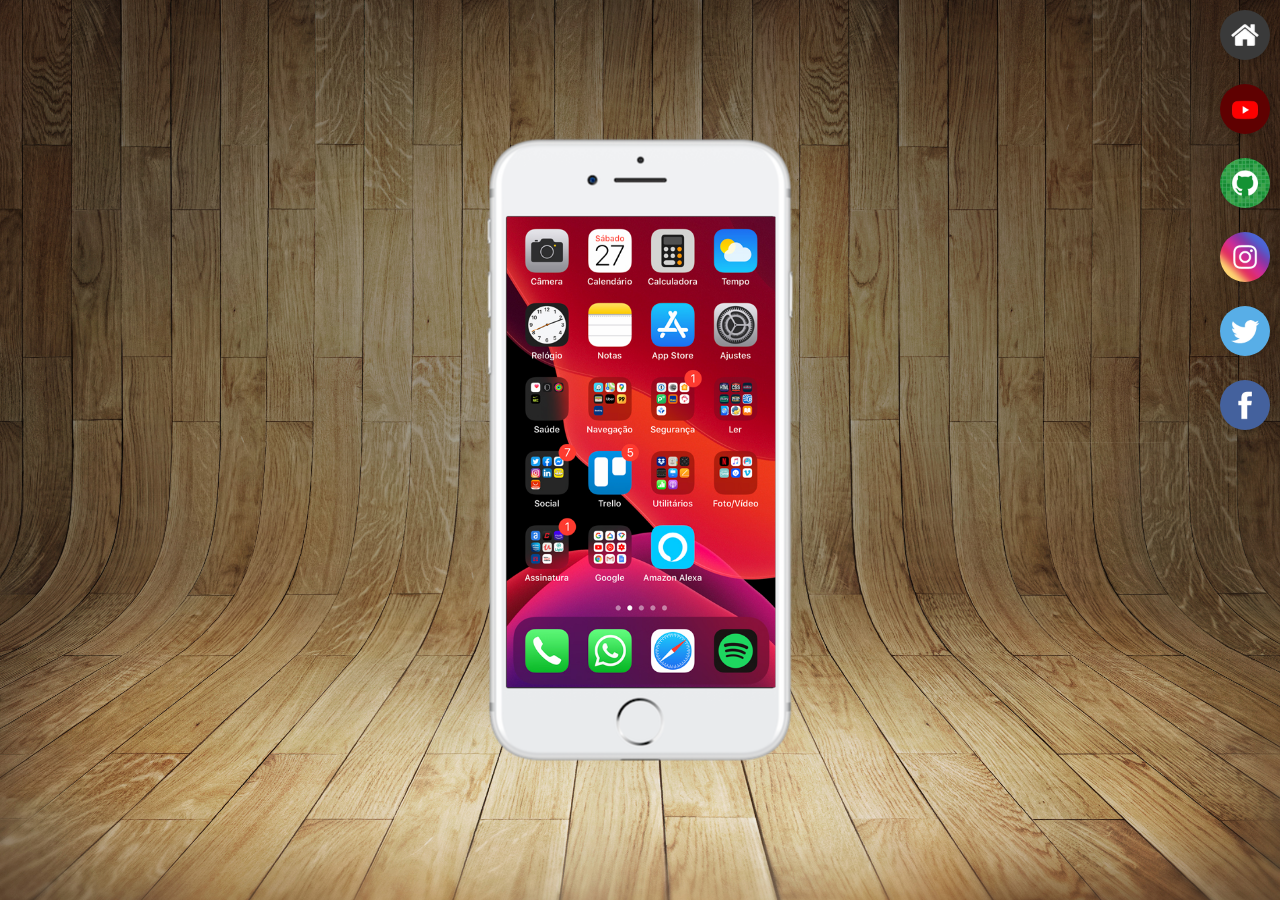
<file: index.html>
<!DOCTYPE html>
<html lang="pt-BR">
<head>
    <meta charset="UTF-8">
    <meta name="viewport" content="width=device-width, initial-scale=1.0">
    <link rel="shortcut icon" href="favicon.ico" type="image/x-icon">
    <title>Projeto Redes Sociais</title>
    <link rel="stylesheet" href="estilos/style.css">
</head>
<body>
    <main>
        <section id="telefone">
            <iframe src="home.html" name="tela" id="tela" frameborder="0"></iframe>
        </section>
        <section id="redes-sociais">
            <a href="home.html" target="tela"> <img src="imagens/logo-home.jpg" alt=""></a> <br>
            <a href="youtube.html" target="tela"><img src="imagens/logo-youtube.jpg" alt=""></a> <br>
            <a href="github.html" target="tela"><img src="imagens/logo-github.jpg" alt=""></a> <br>
            <a href="instagram.html" target="tela"><img src="imagens/logo-instagram.jpg" alt=""></a> <br>
            <a href="twitter.html" target="tela"><img src="imagens/logo-twitter.jpg" alt=""></a> <br>
            <a href="facebook.html" target="tela"><img src="imagens/logo-facebook.jpg" alt=""></a>
        </section>
    </main>
</body>
</html>
</file>
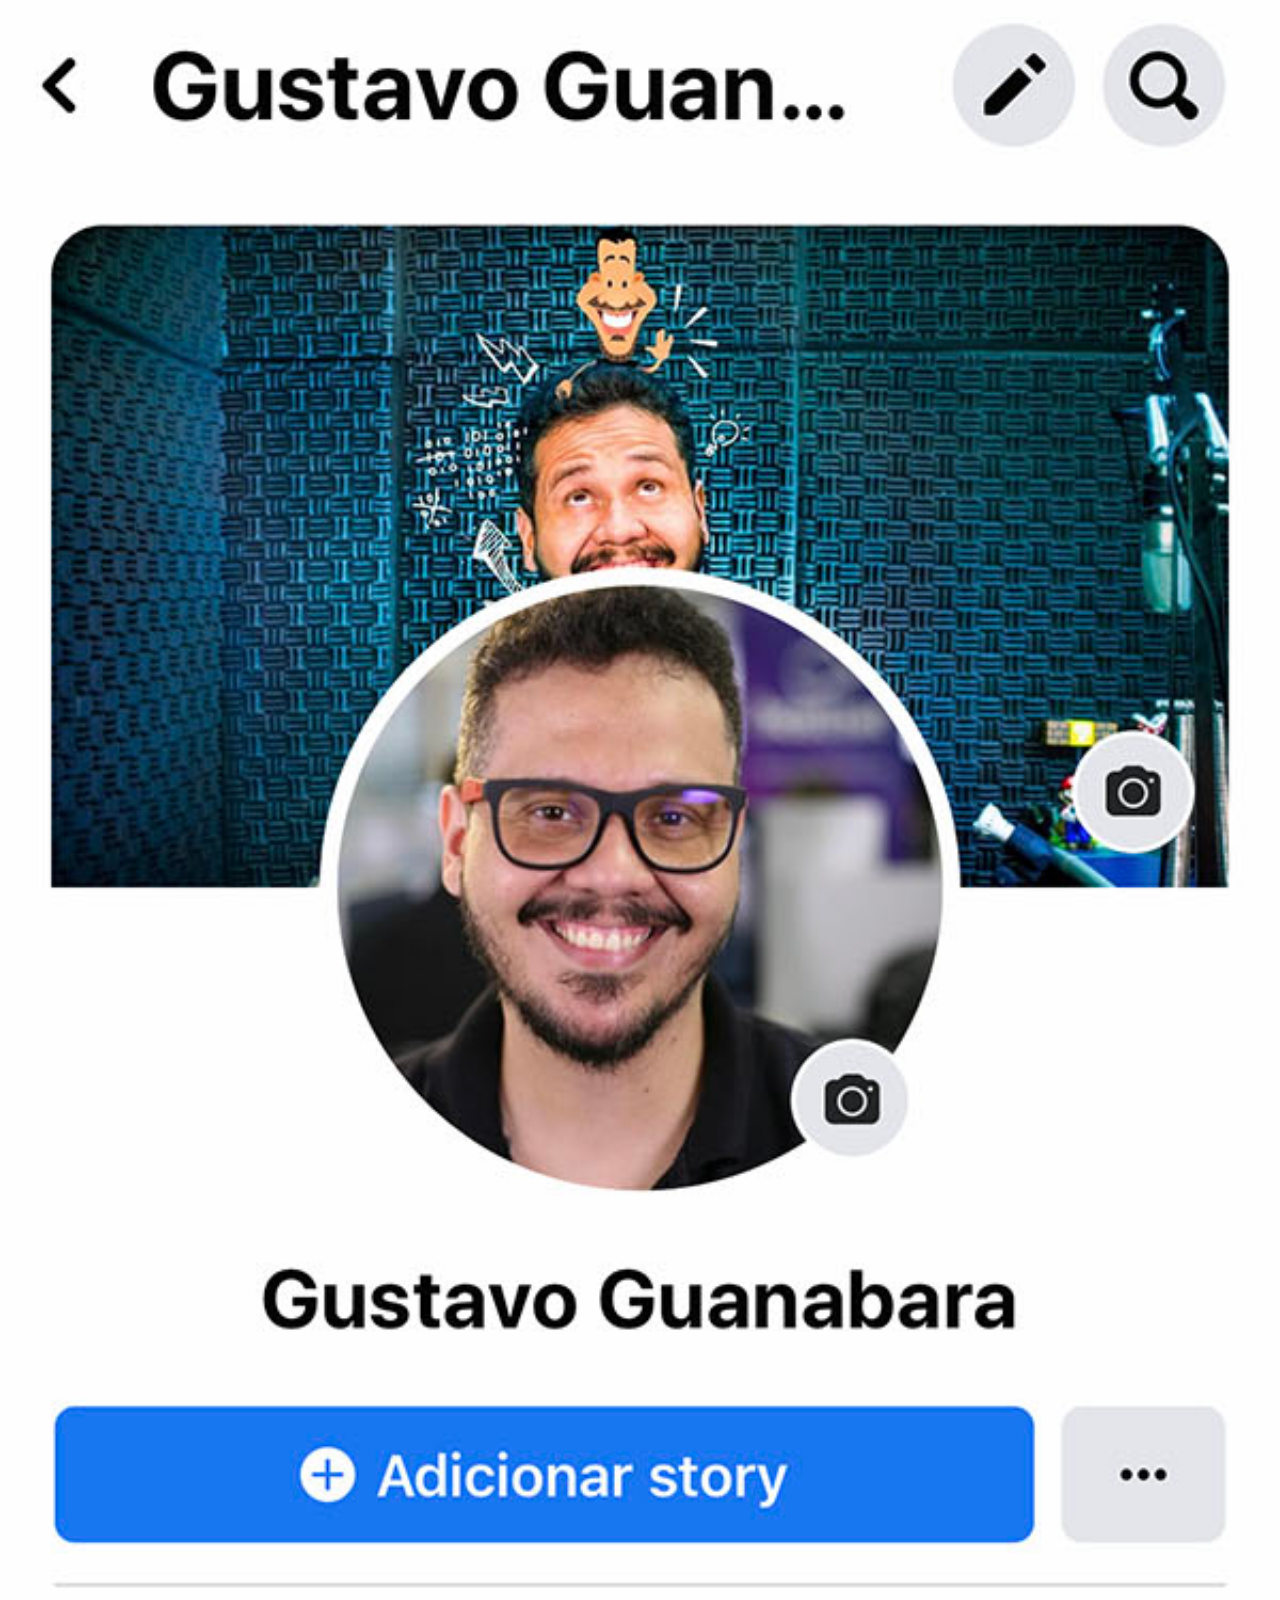
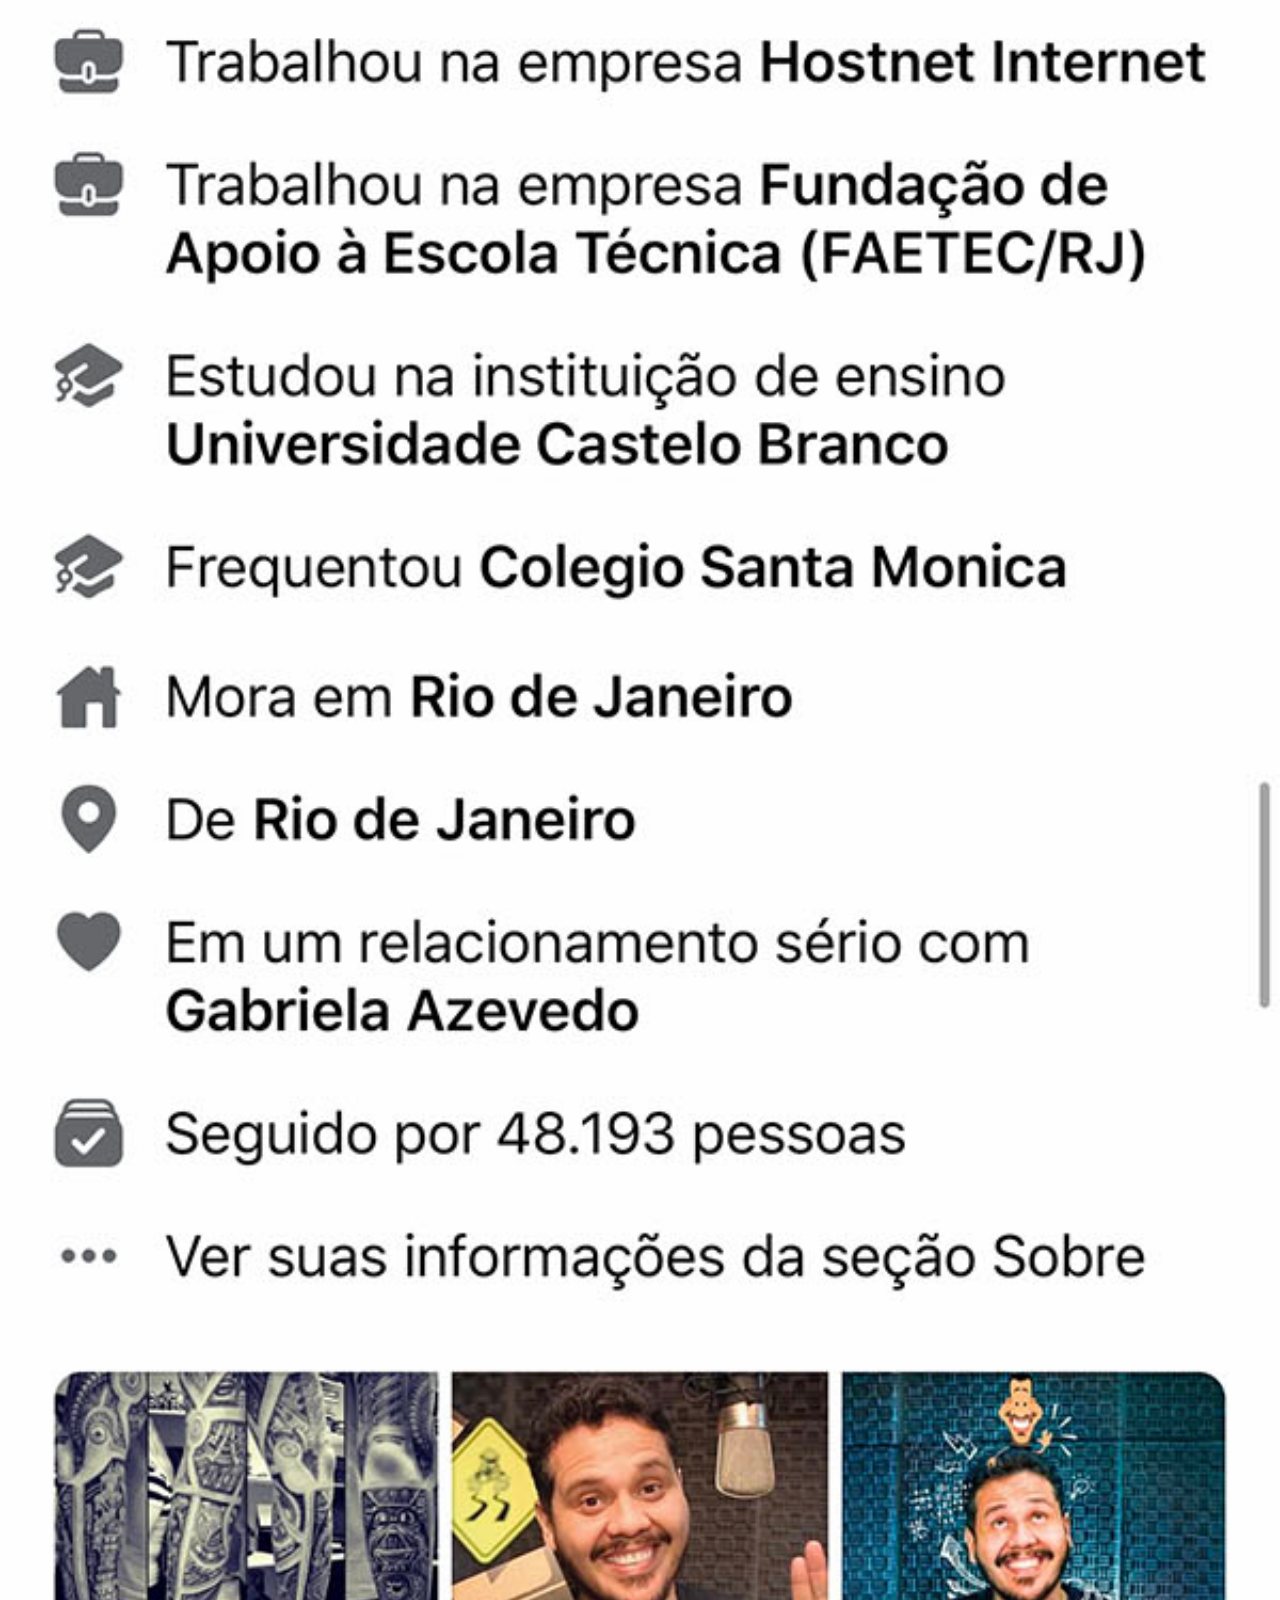
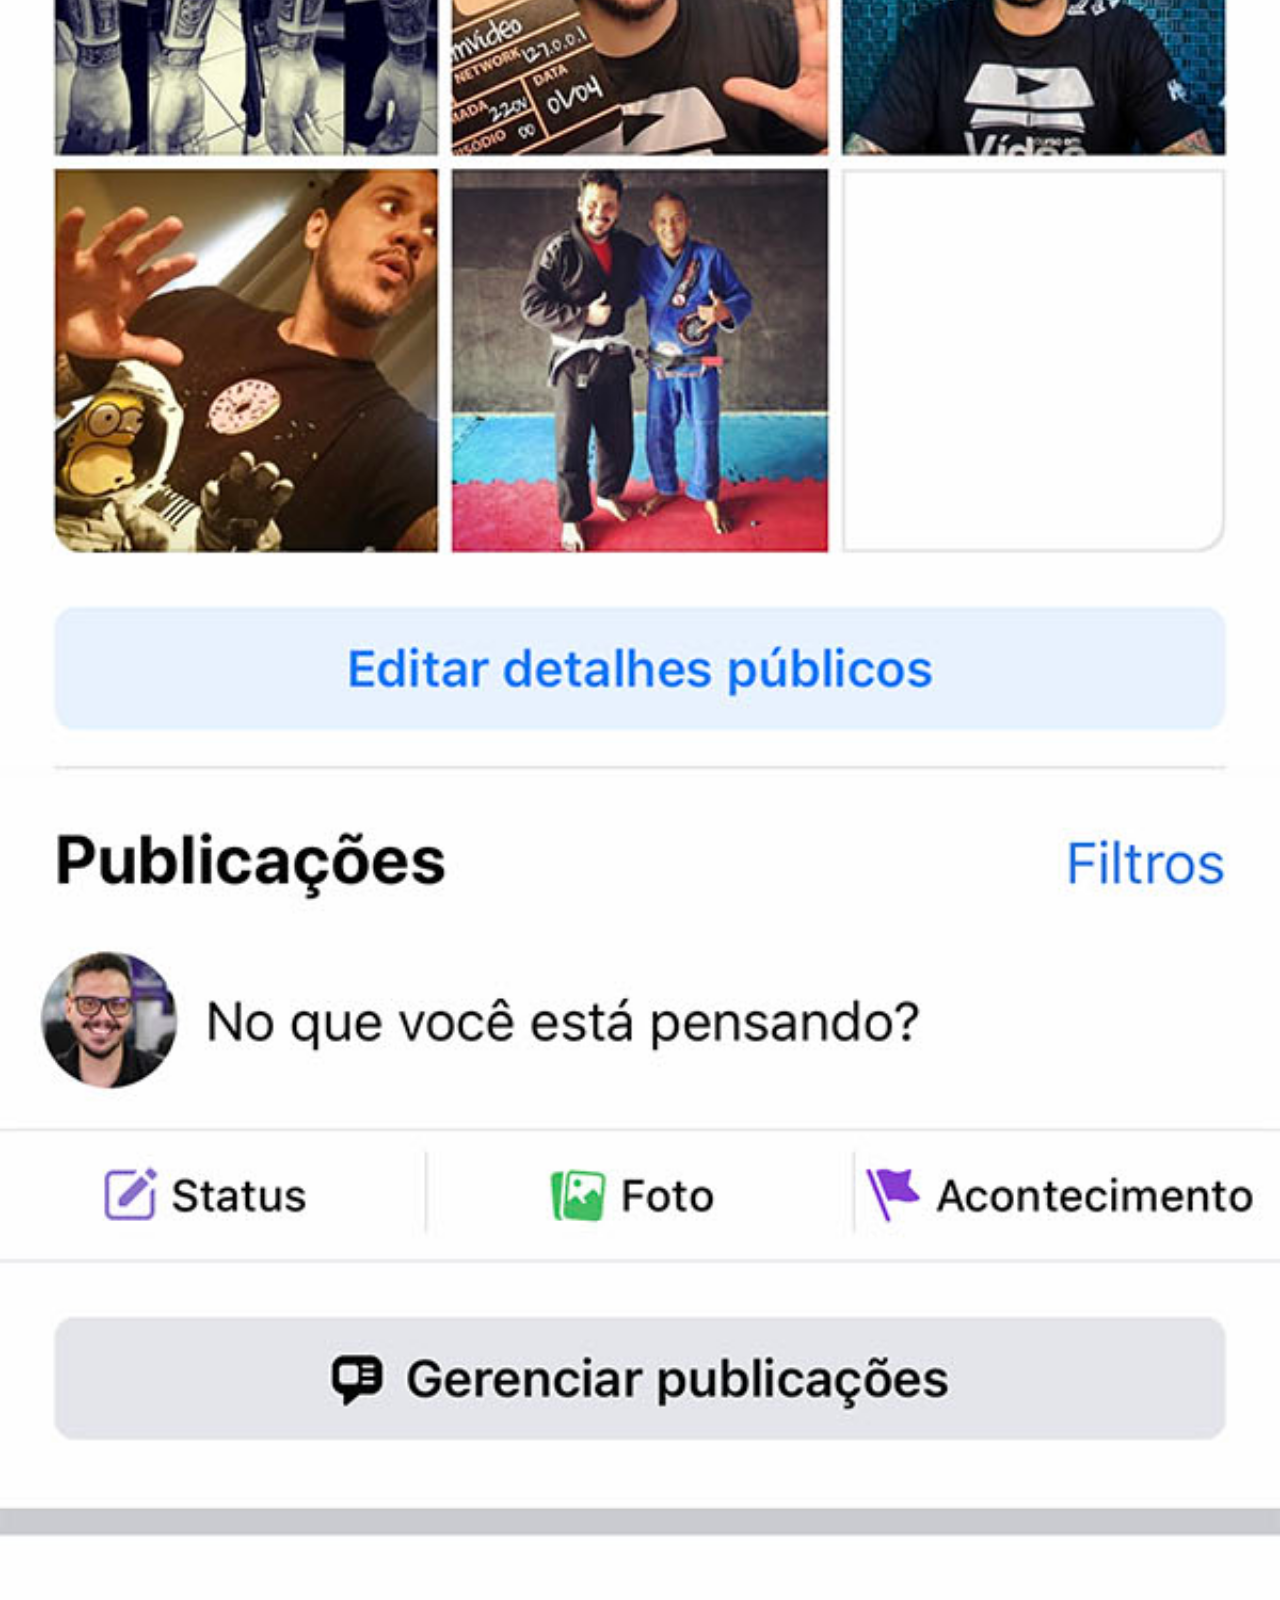
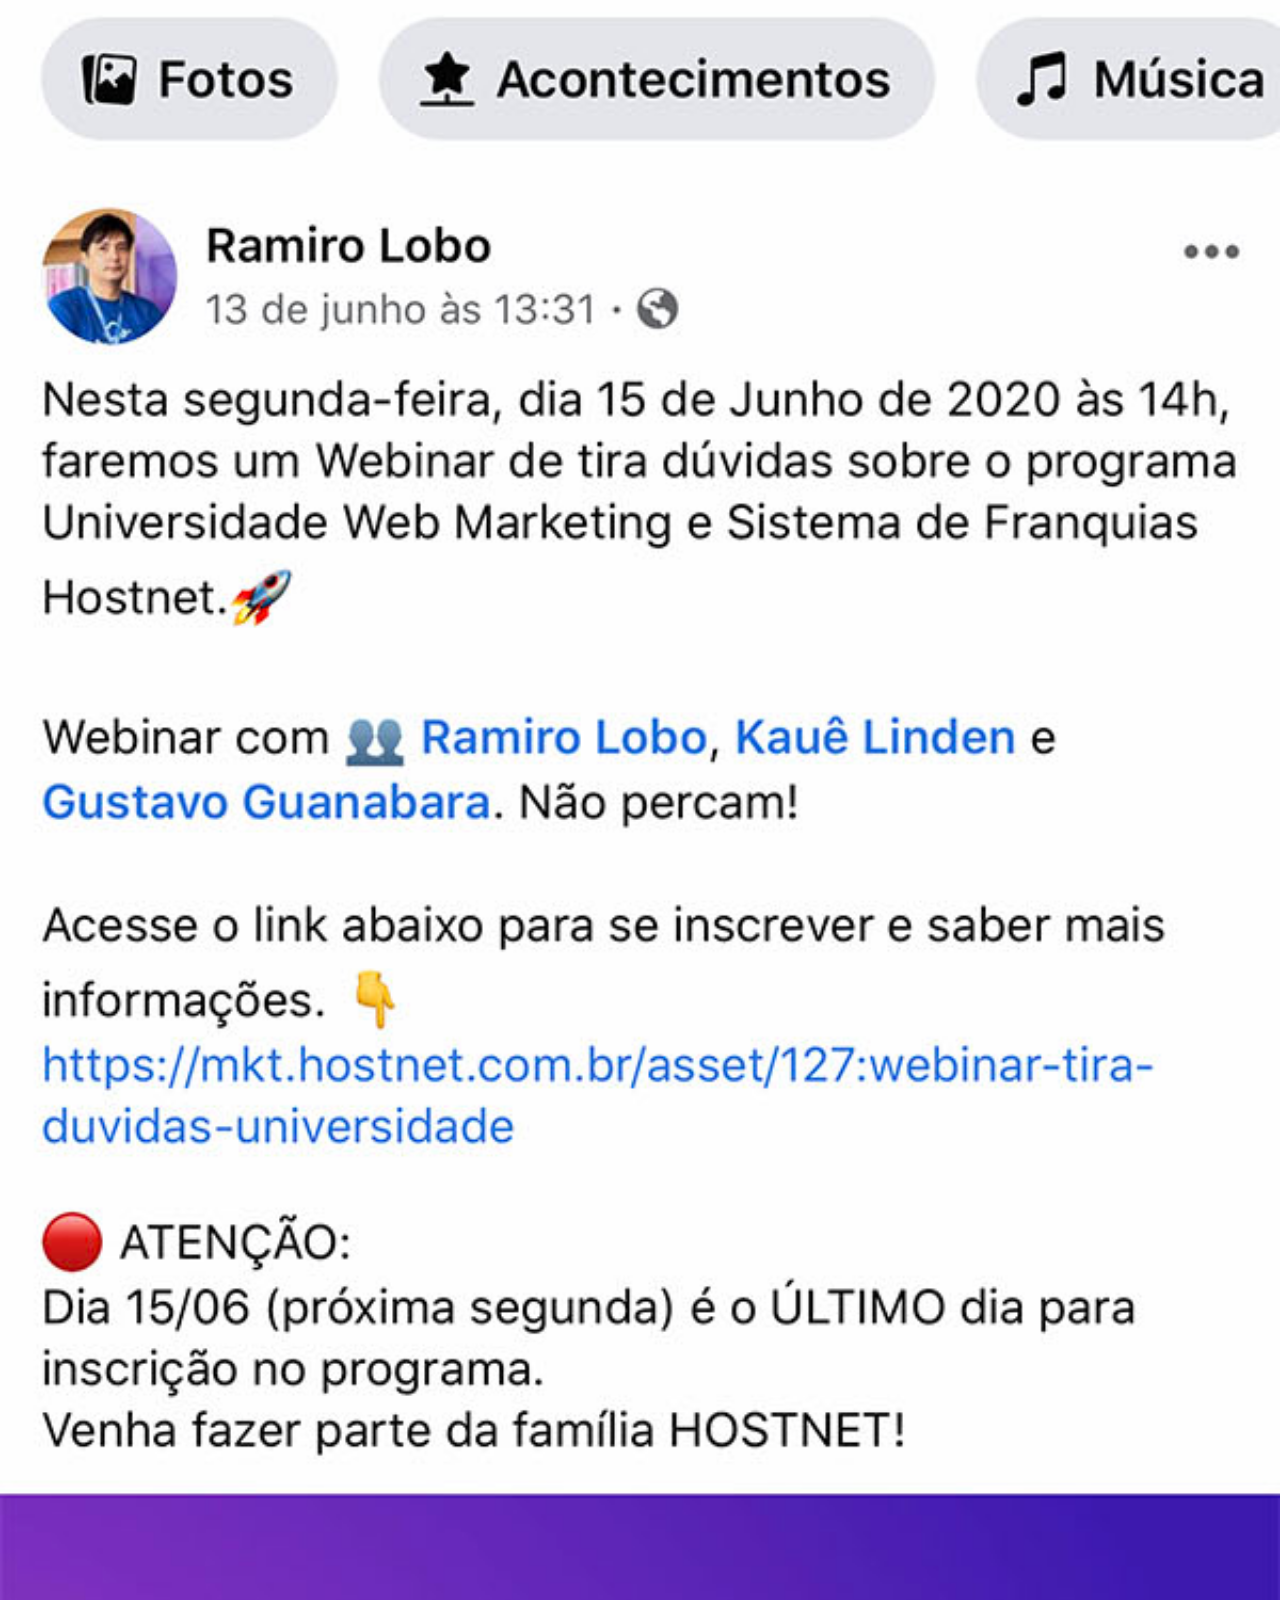
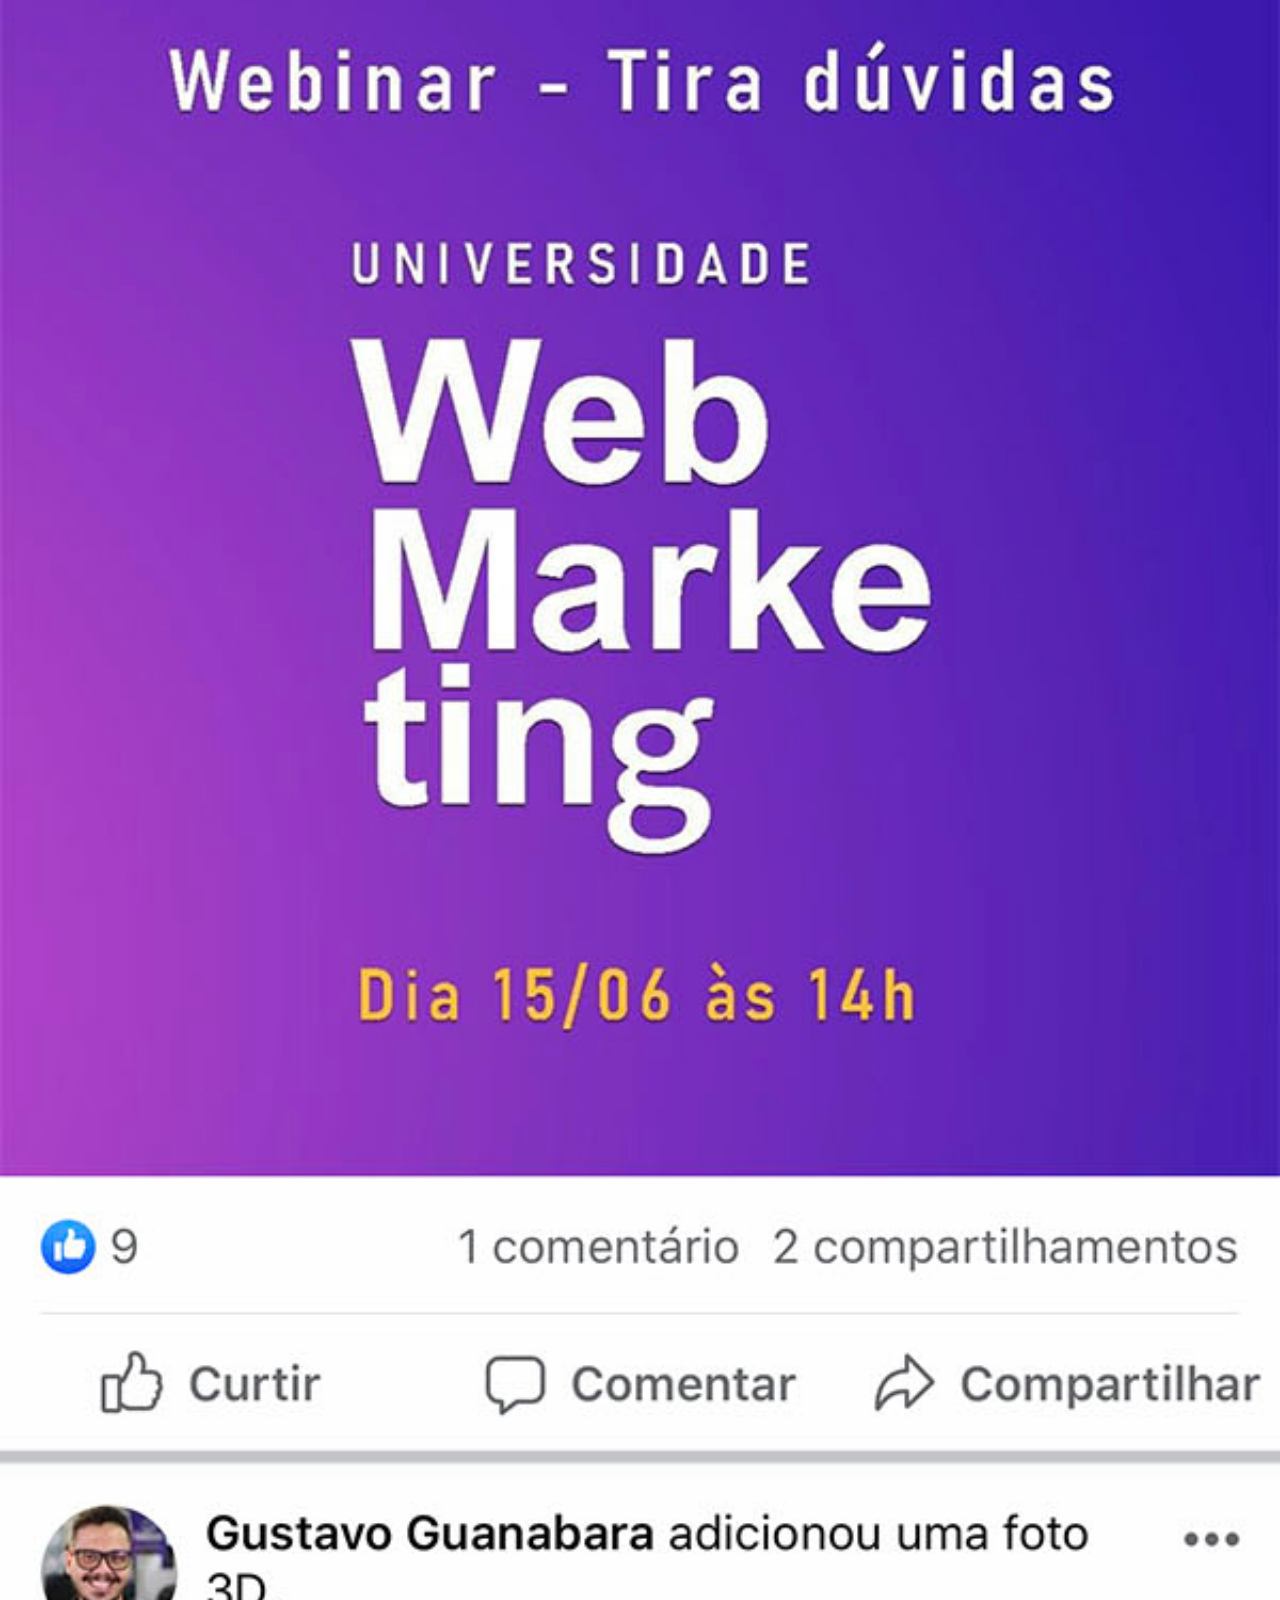
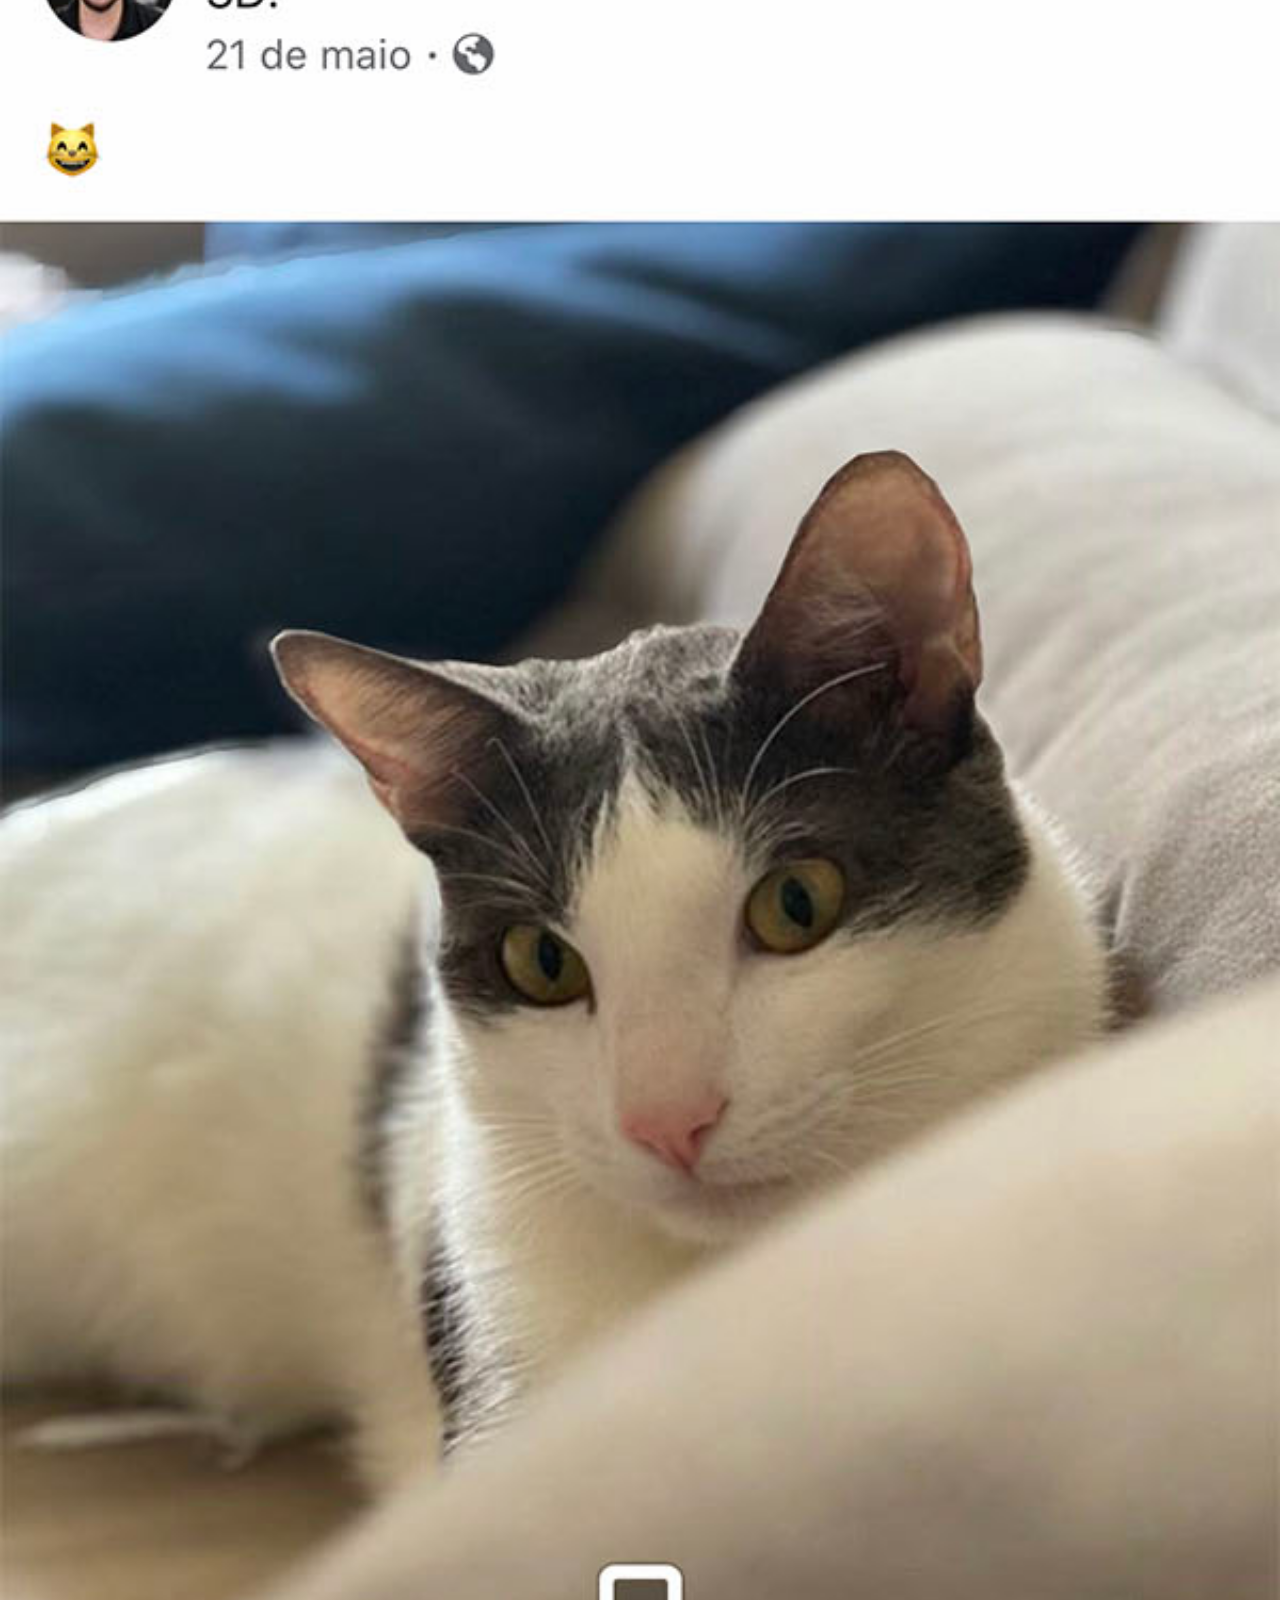
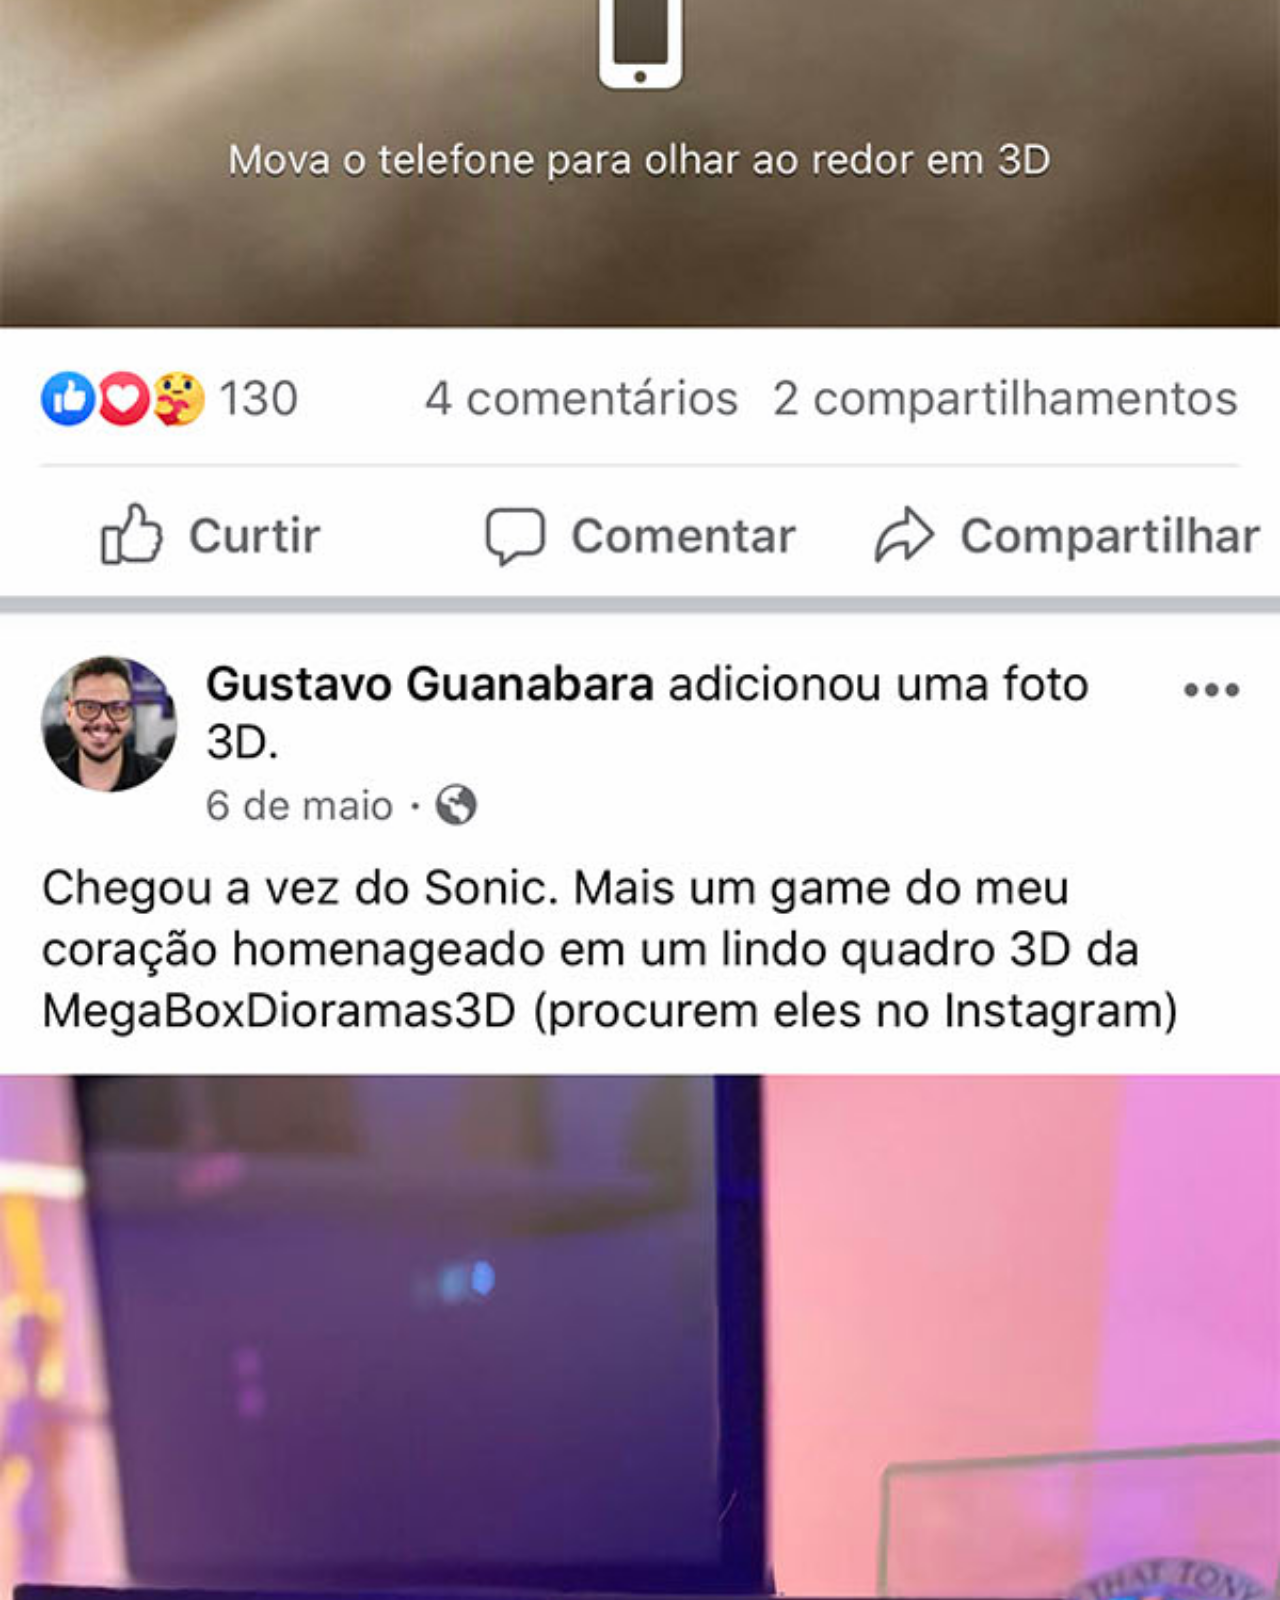
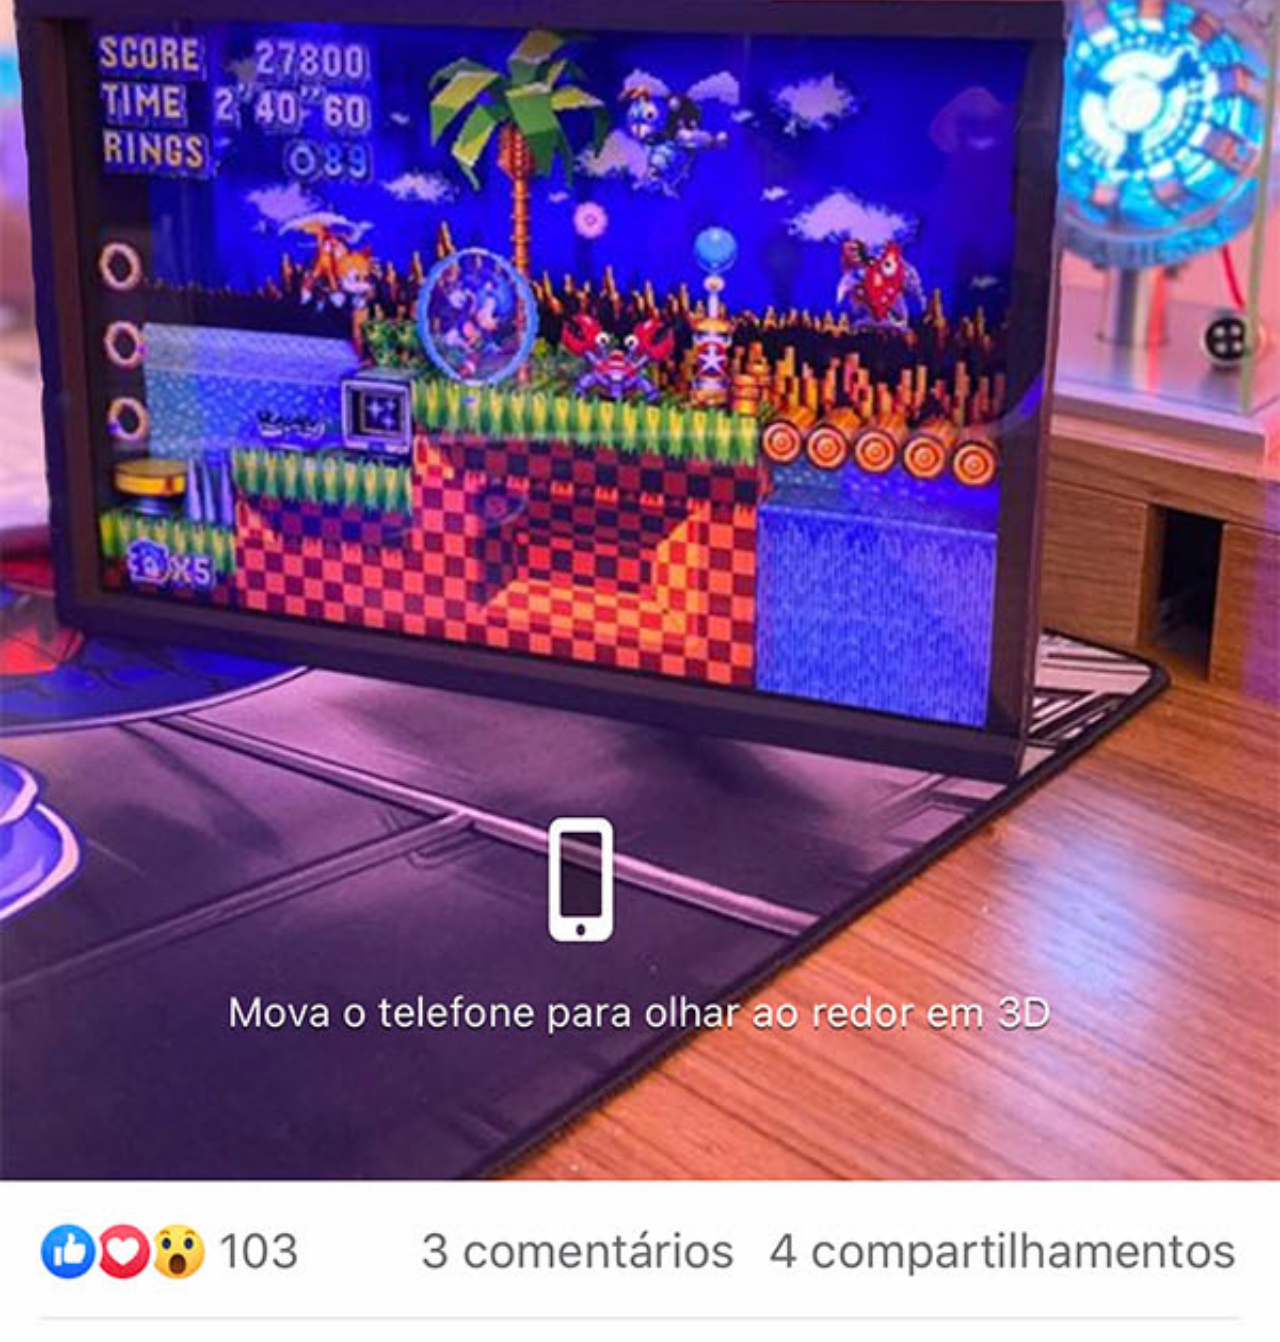
<file: facebook.html>
<!DOCTYPE html>
<html lang="pt-BR">
<head>
    <meta charset="UTF-8">
    <meta name="viewport" content="width=device-width, initial-scale=1.0">
    <title>Facebook</title>
    <link rel="stylesheet" href="estilos/social.css">
</head>
<body>
    <img src="imagens/tela-facebook.jpg" alt="Facebook">
</body>
</html>
</file>
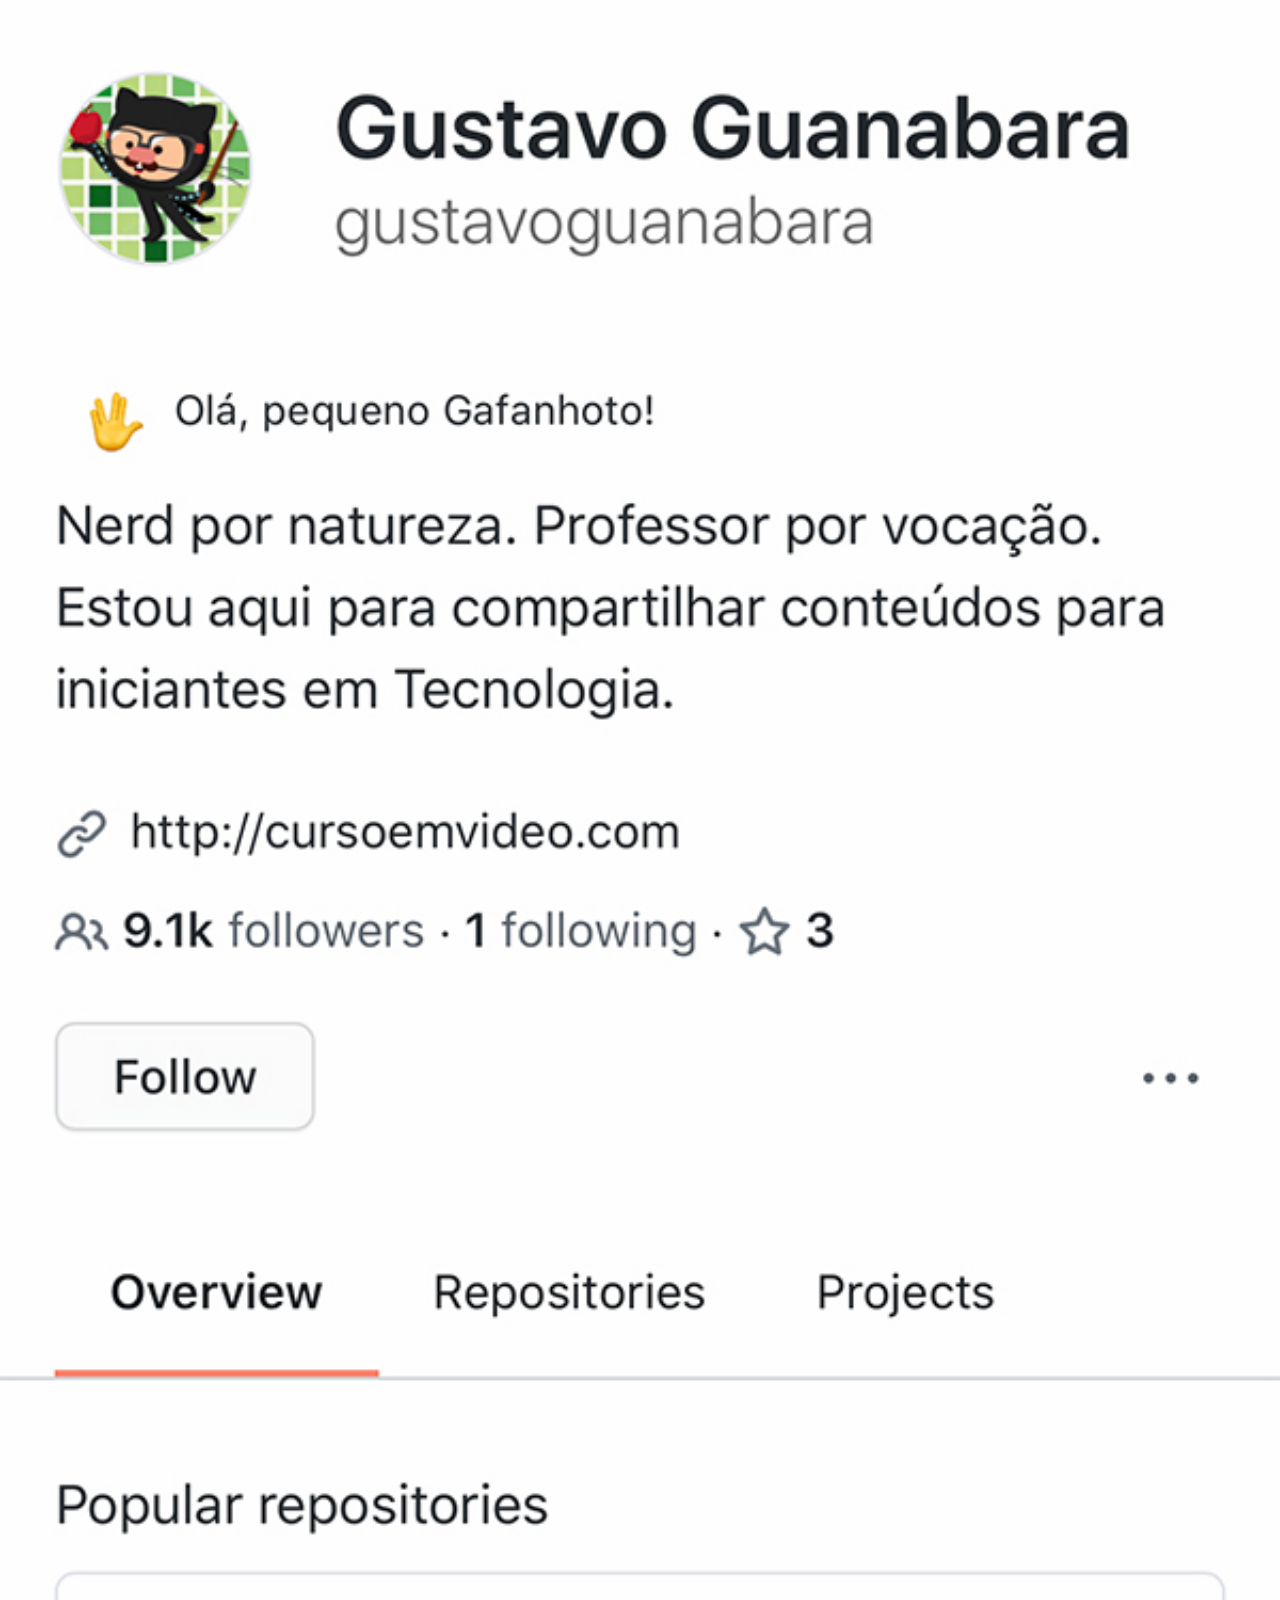
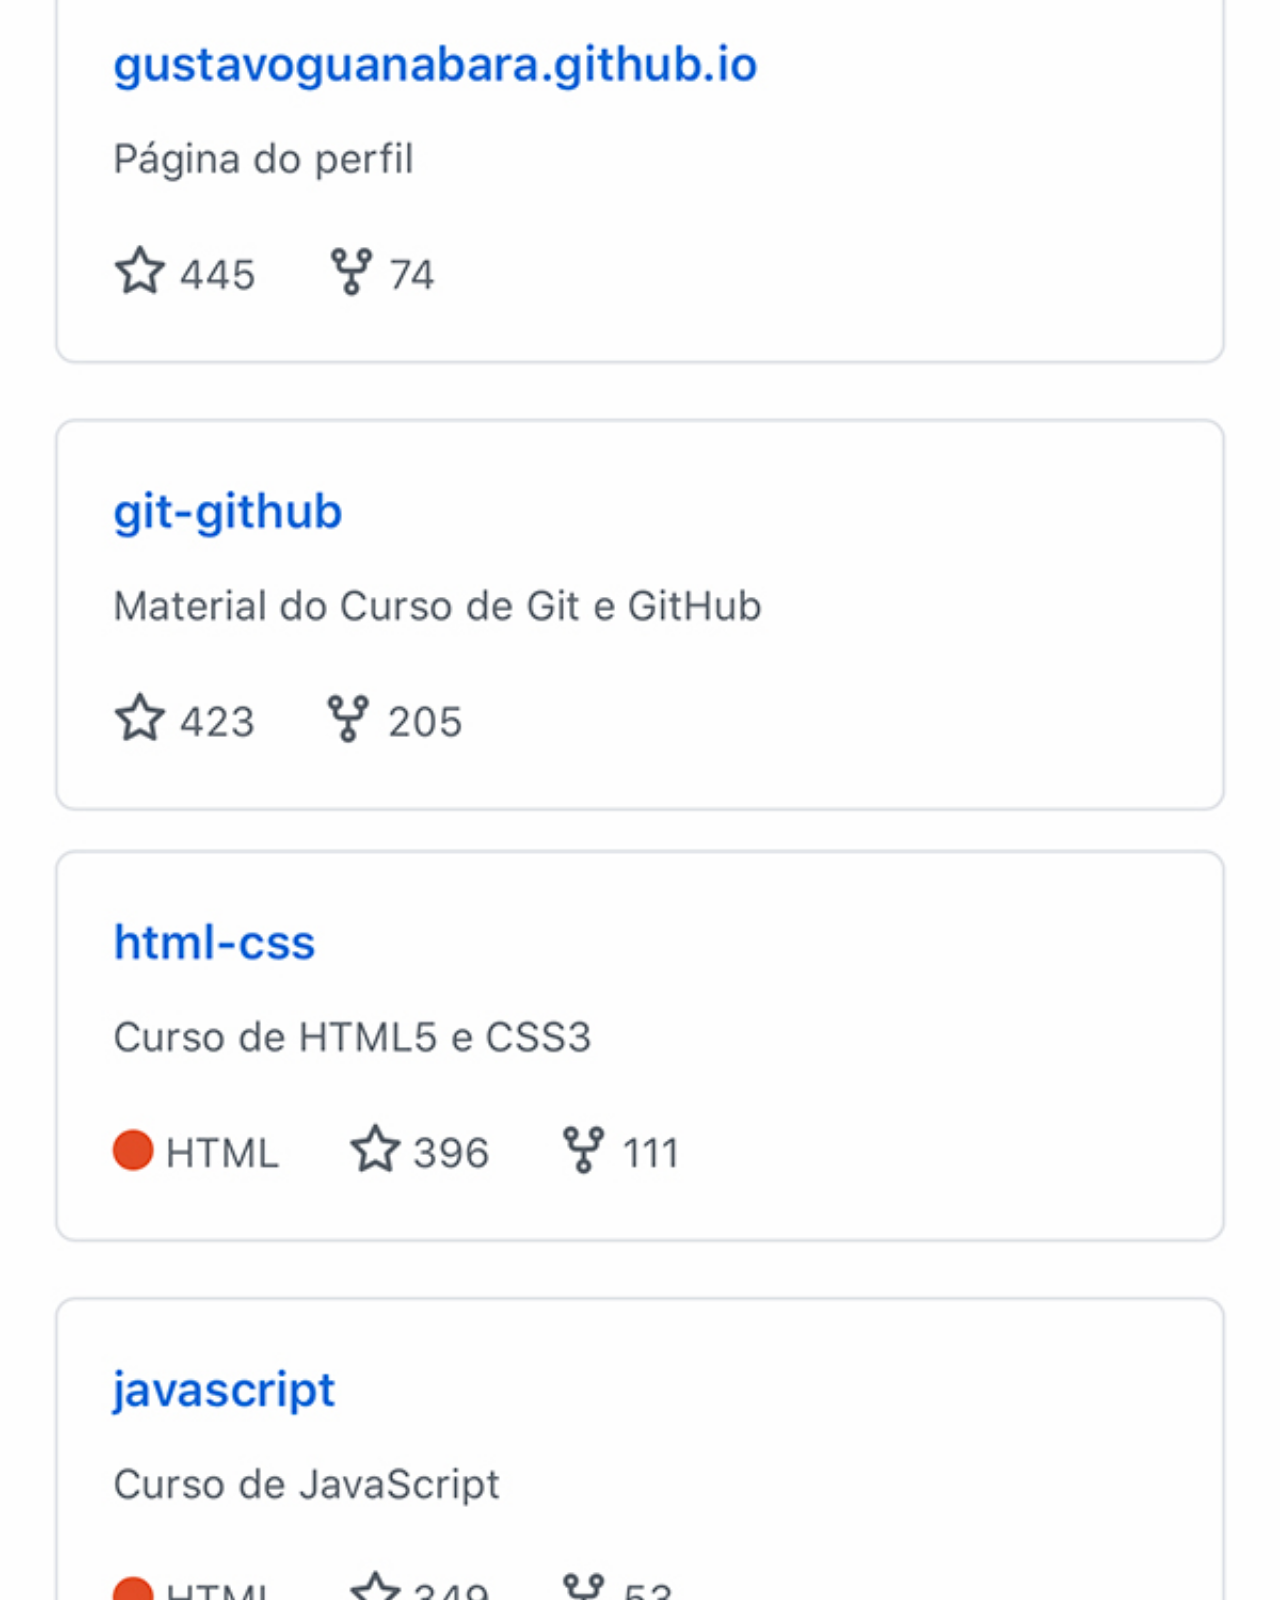
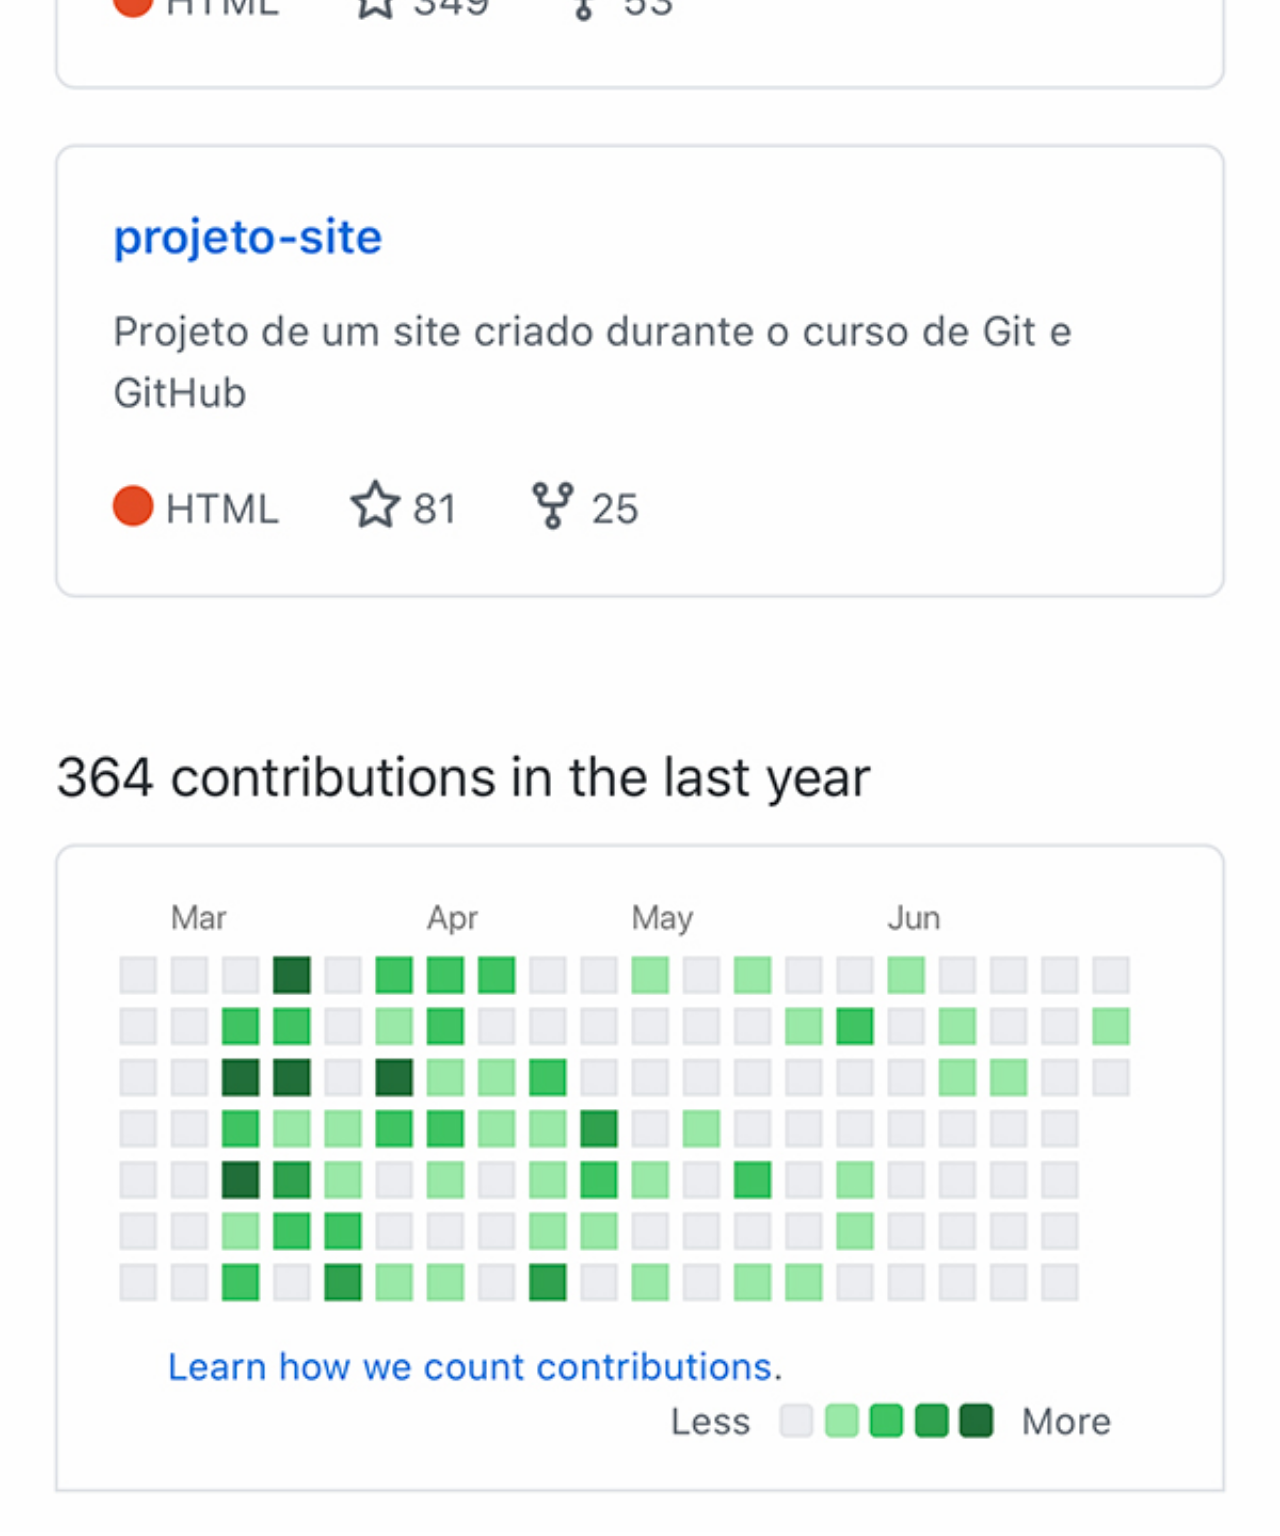
<file: github.html>
<!DOCTYPE html>
<html lang="pt-BR">
<head>
    <meta charset="UTF-8">
    <meta name="viewport" content="width=device-width, initial-scale=1.0">
    <title>GitHub</title>
    <link rel="stylesheet" href="estilos/social.css">
</head>
<body>
    <img src="imagens/tela-github.jpg" alt="GitHub">
</body>
</html>
</file>
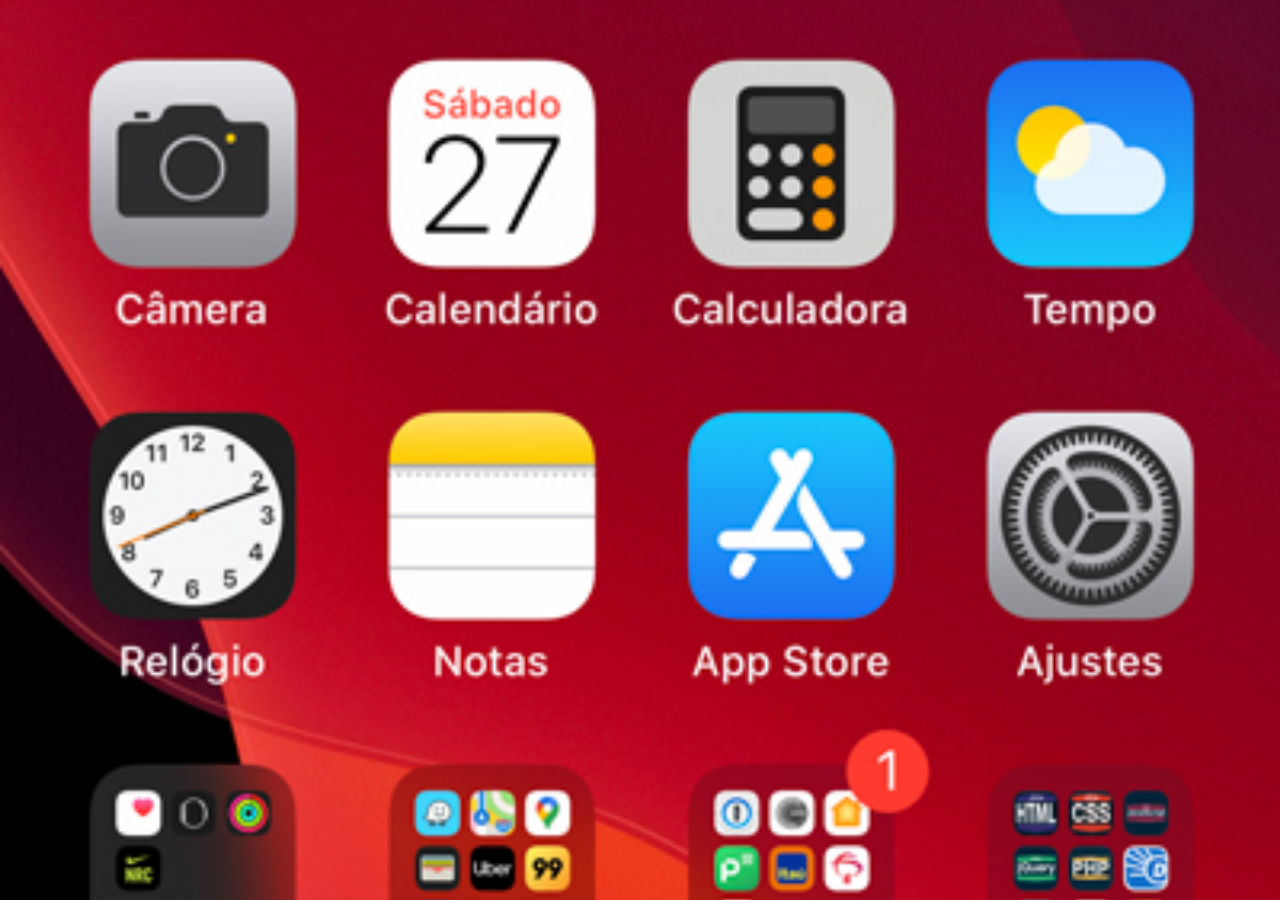
<file: home.html>
<!DOCTYPE html>
<html lang="pt-BR">
<head>
    <meta charset="UTF-8">
    <meta name="viewport" content="width=device-width, initial-scale=1.0">
    <title>Home</title>
</head>
<style>
    * {
        margin: 0px;
        padding: 0px;
    }
    
    body {
        height: 100vh;
        width: 100vw;
        background: black url('imagens/tela-home.jpg') no-repeat top center;
        background-size: cover;
    }
</style>
<body>
    
</body>
</html>
</file>
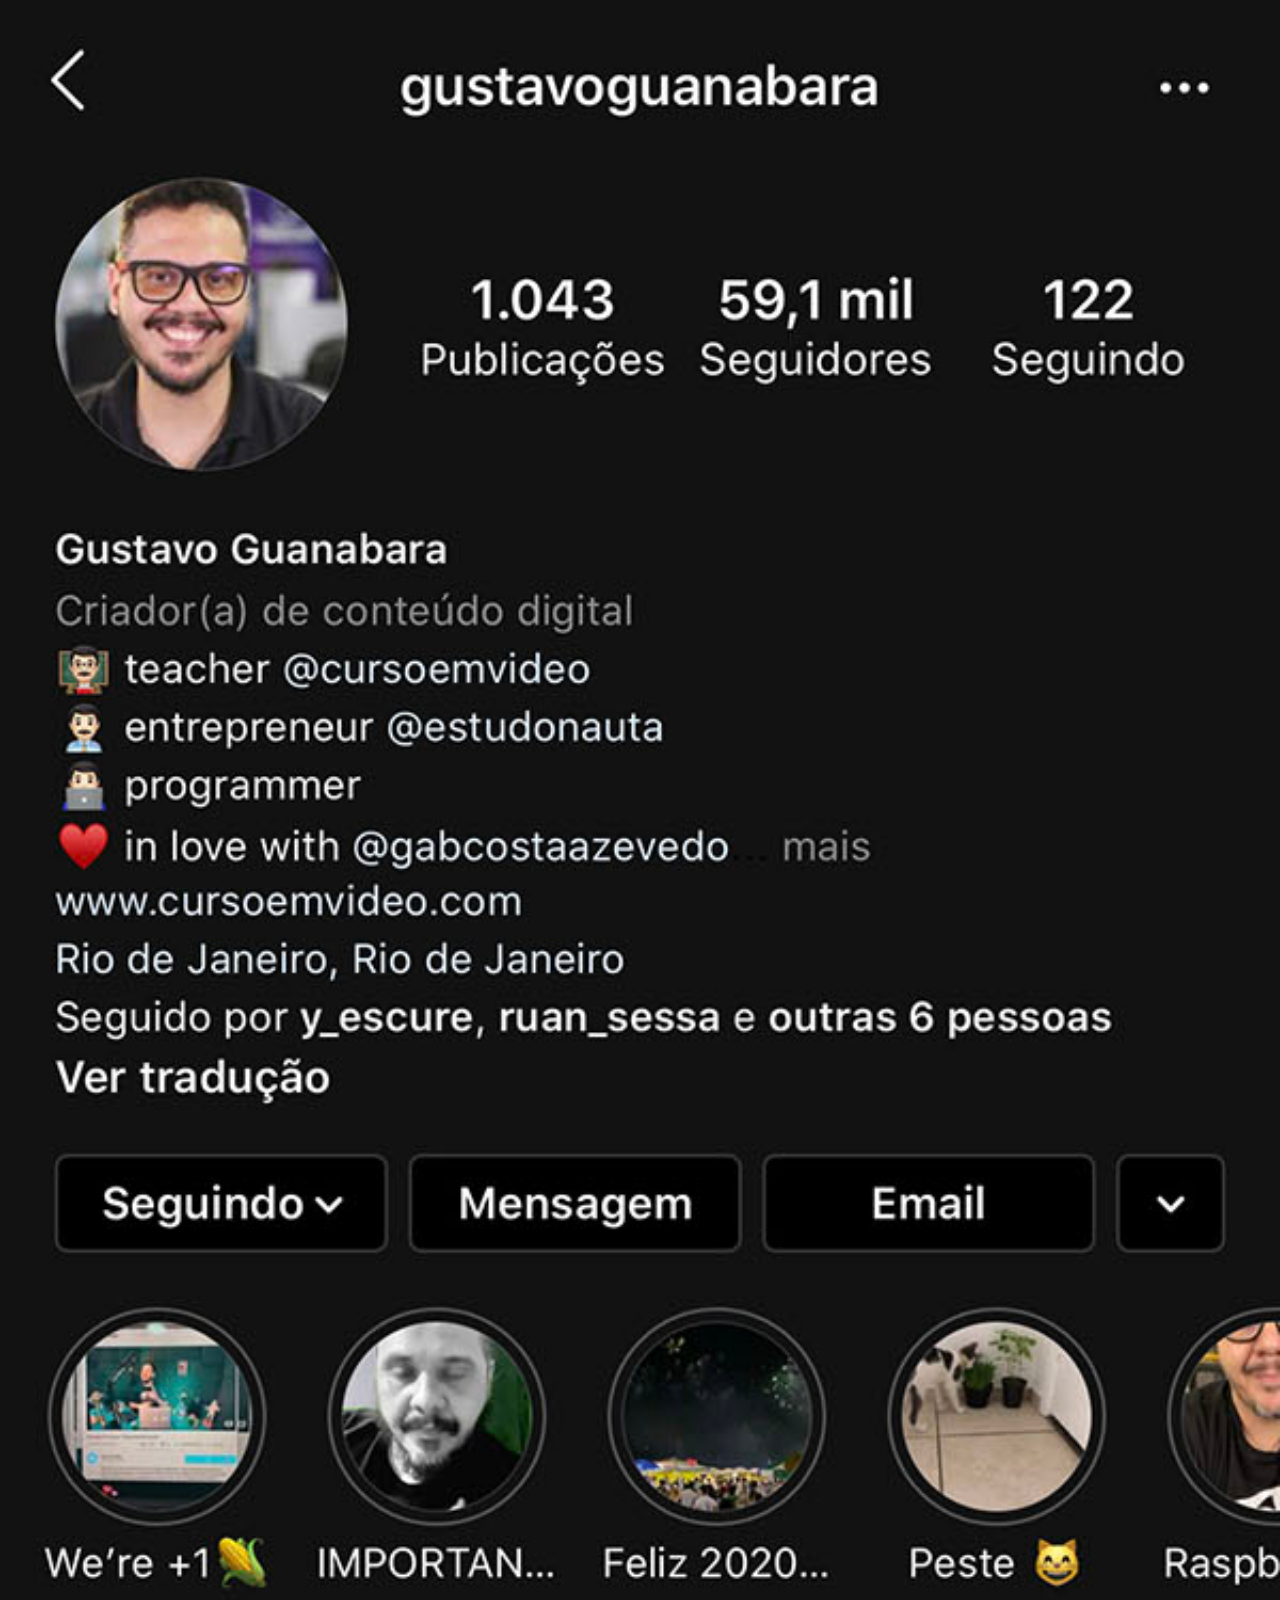
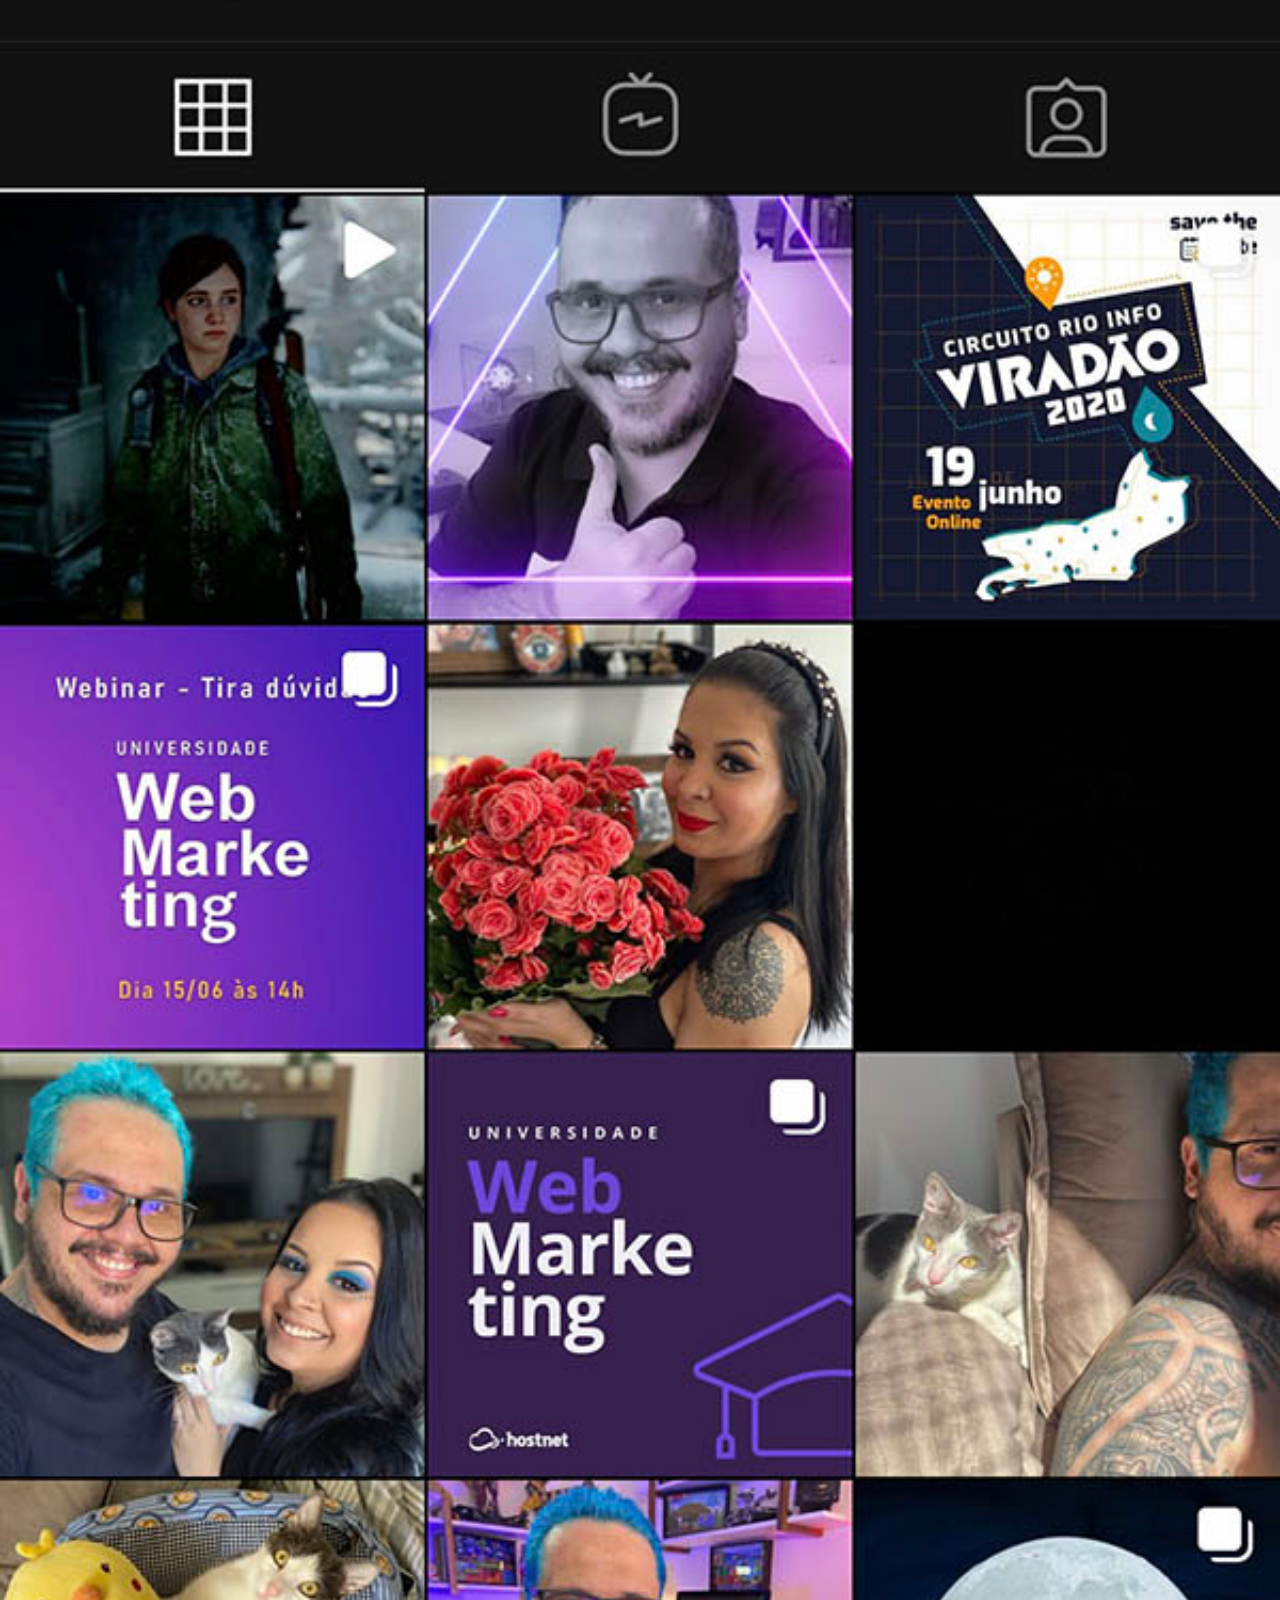
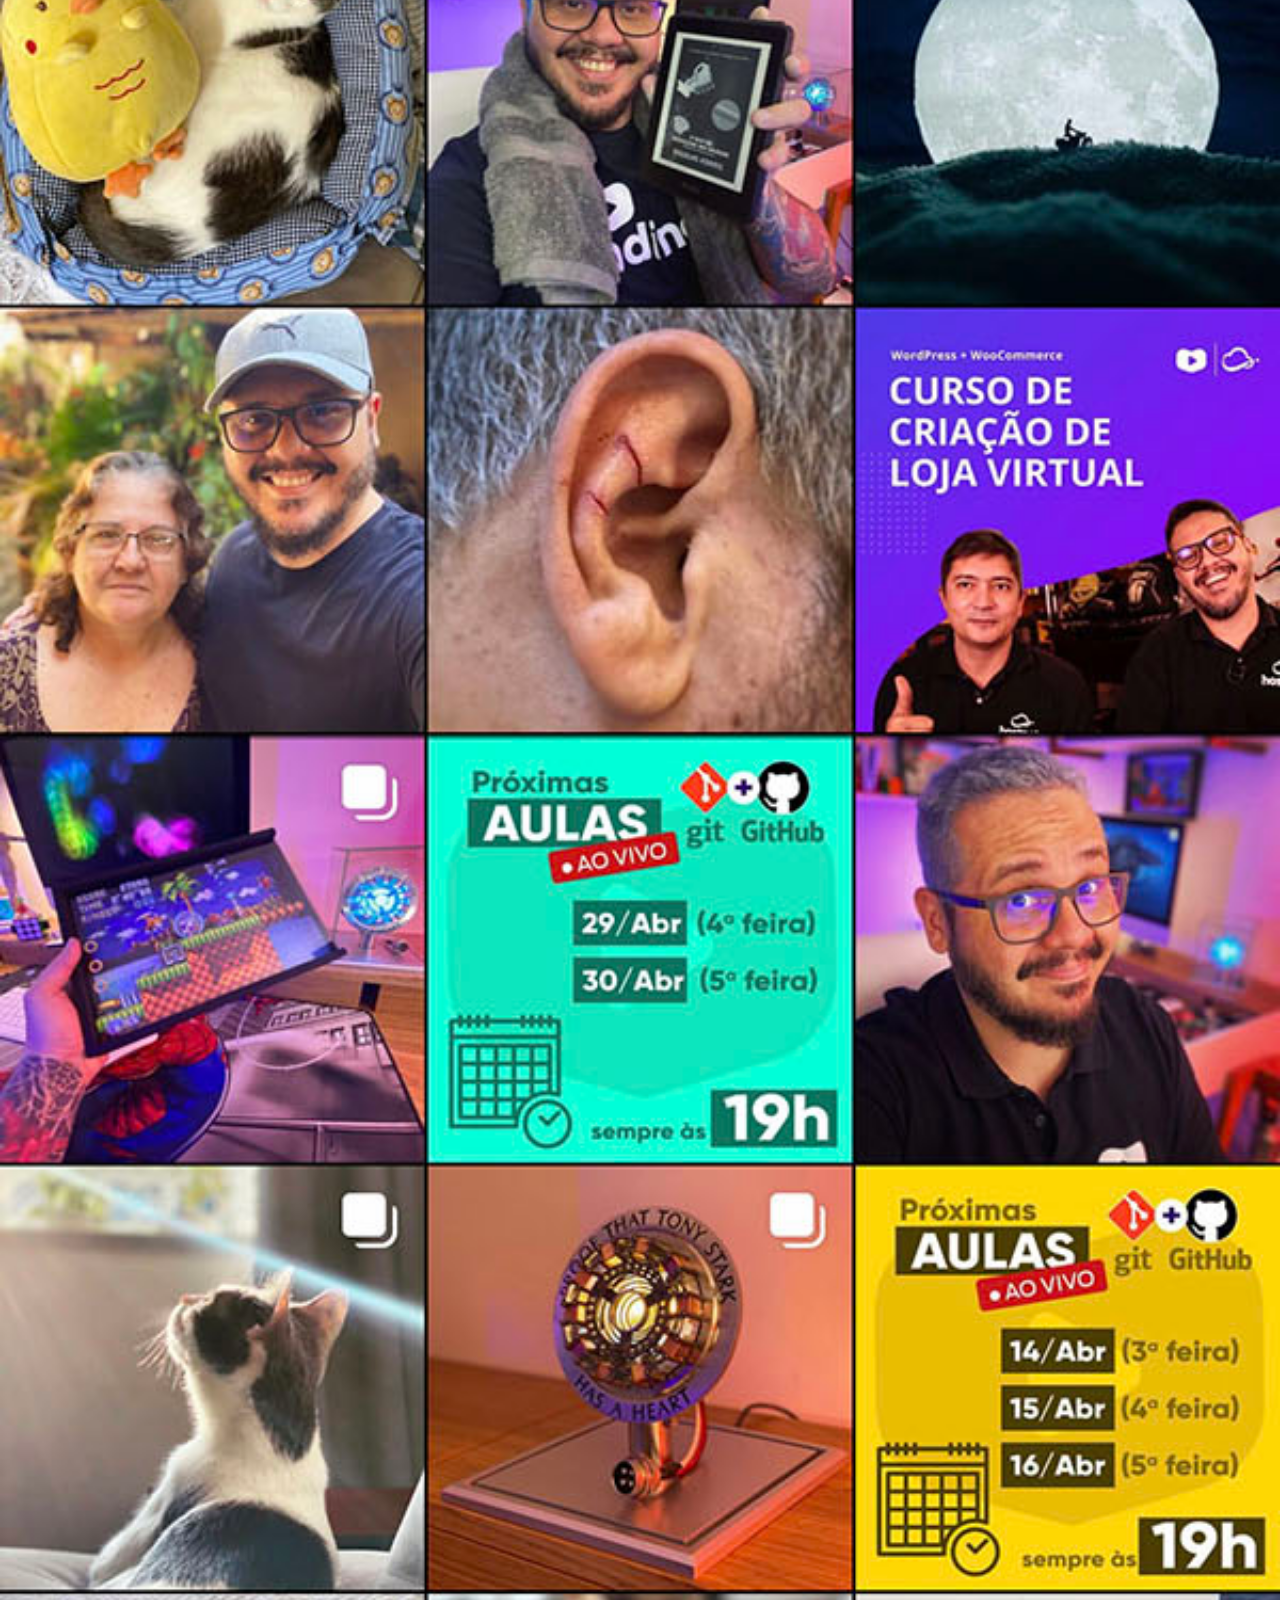
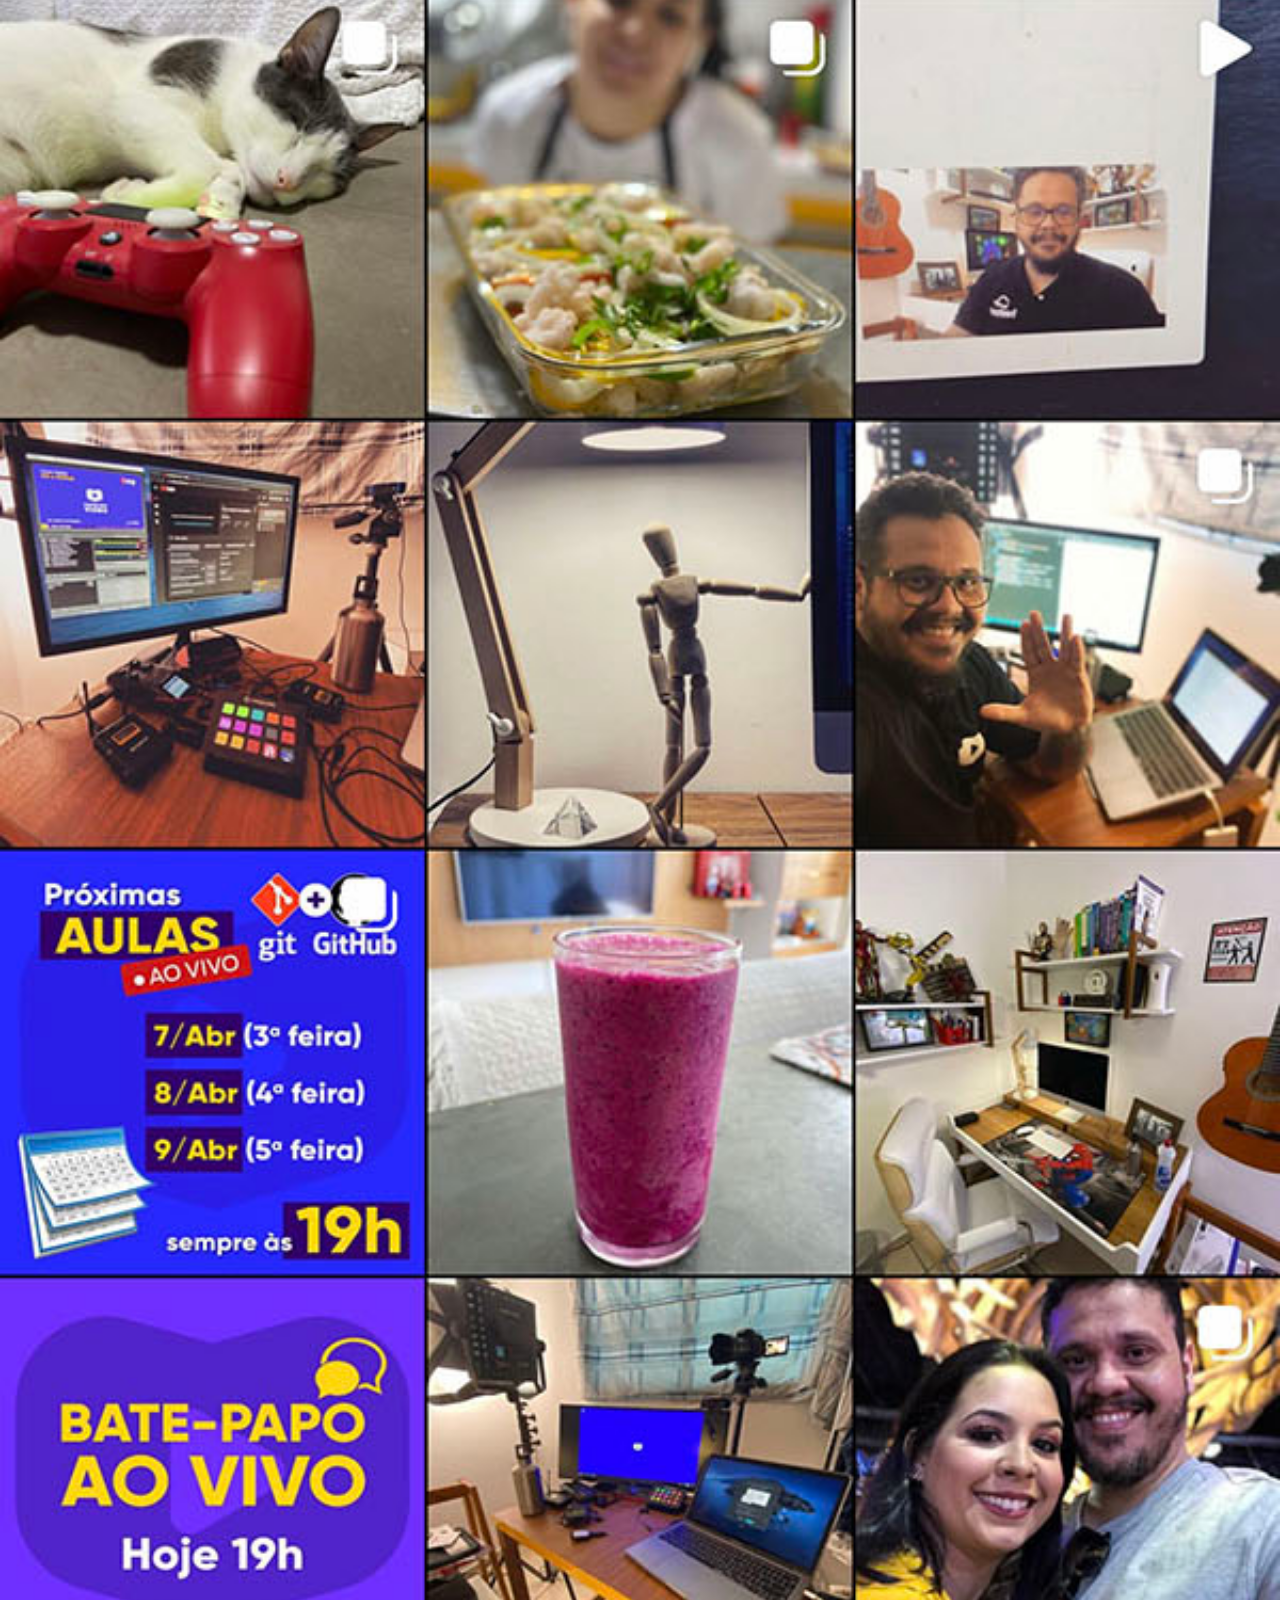
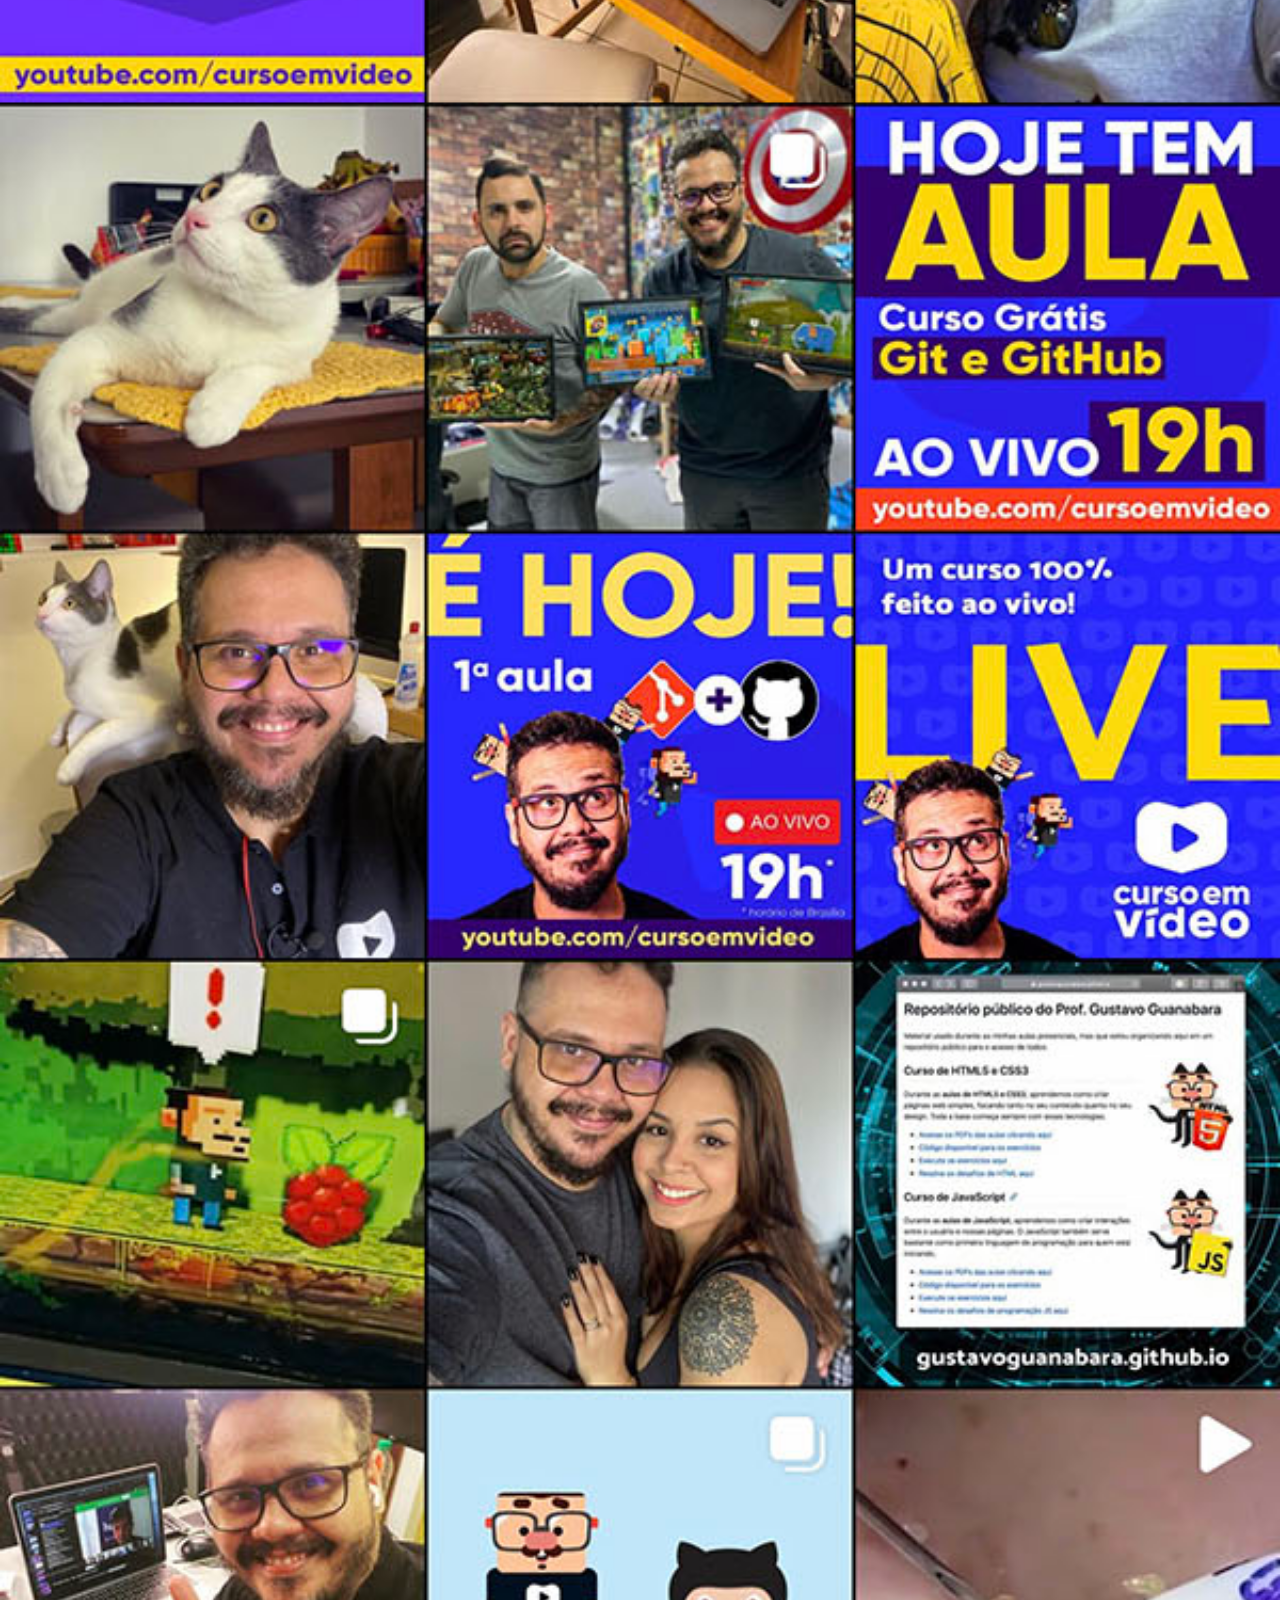
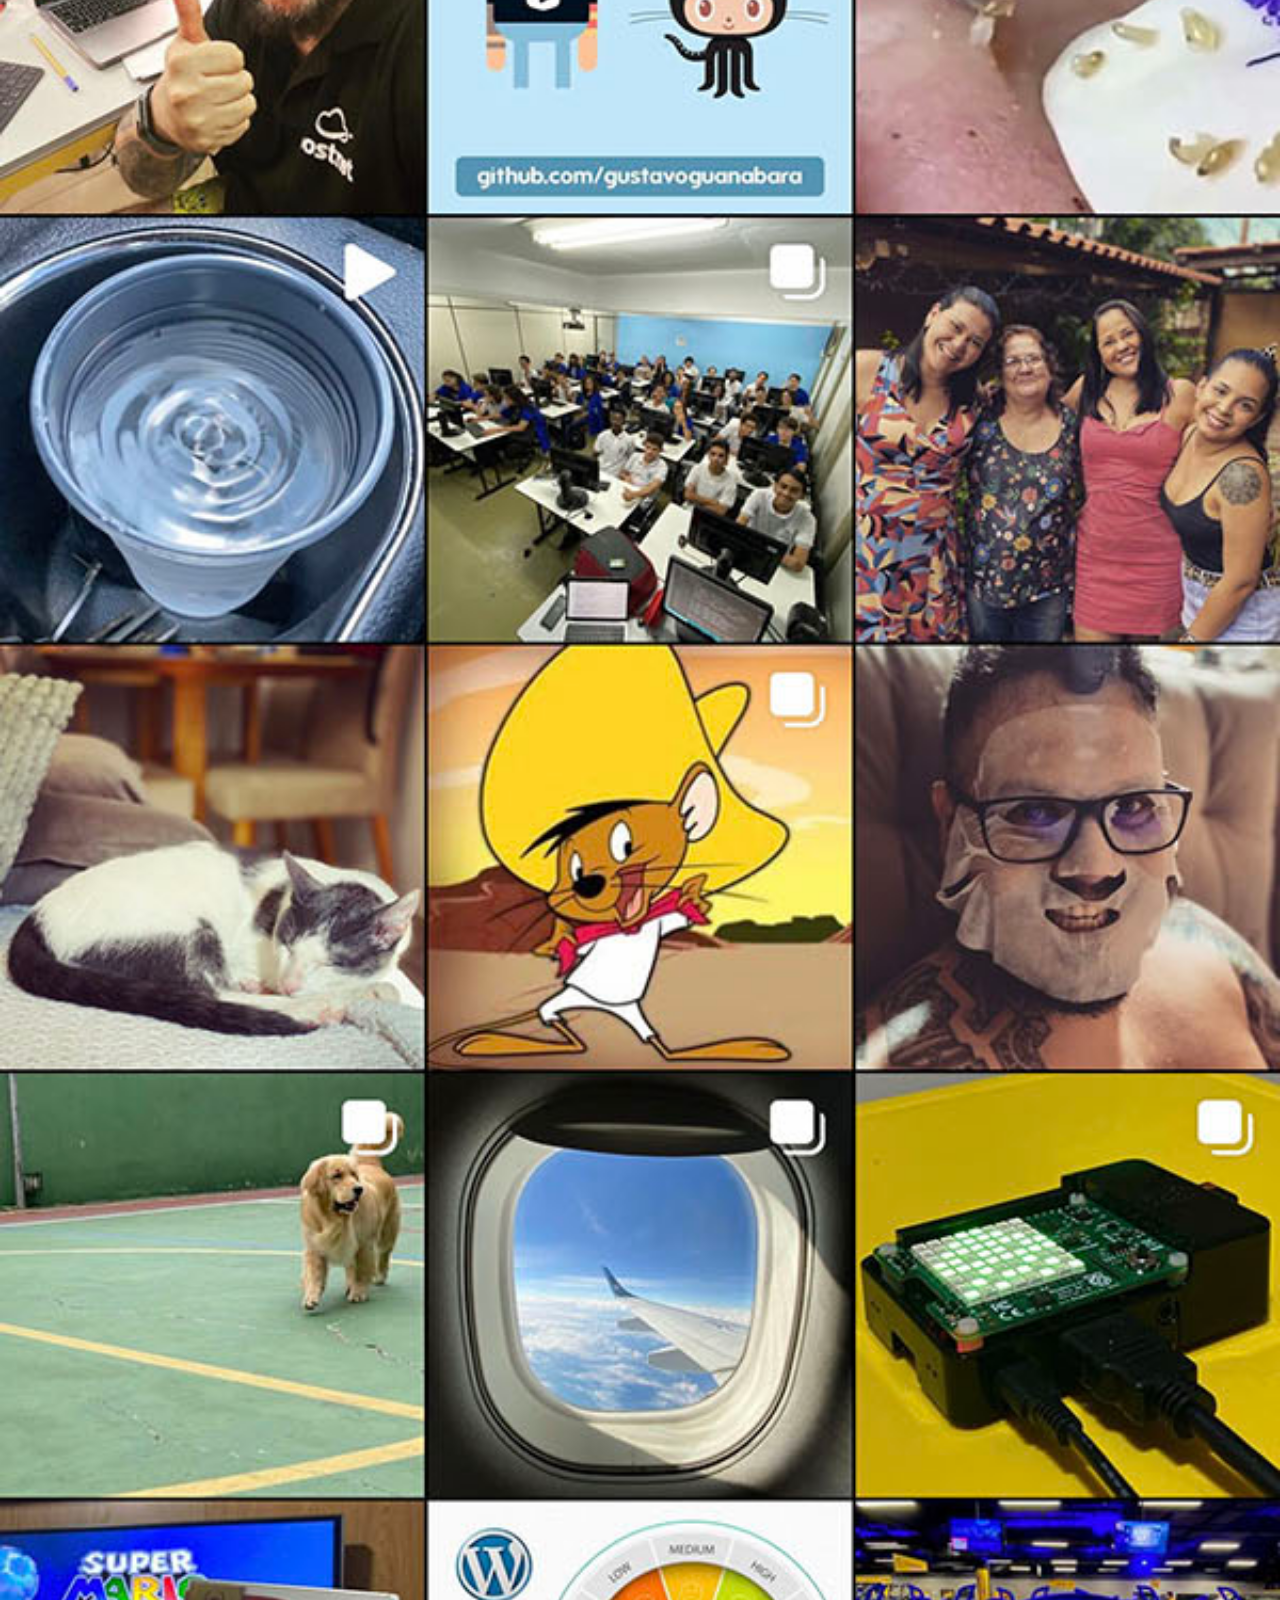
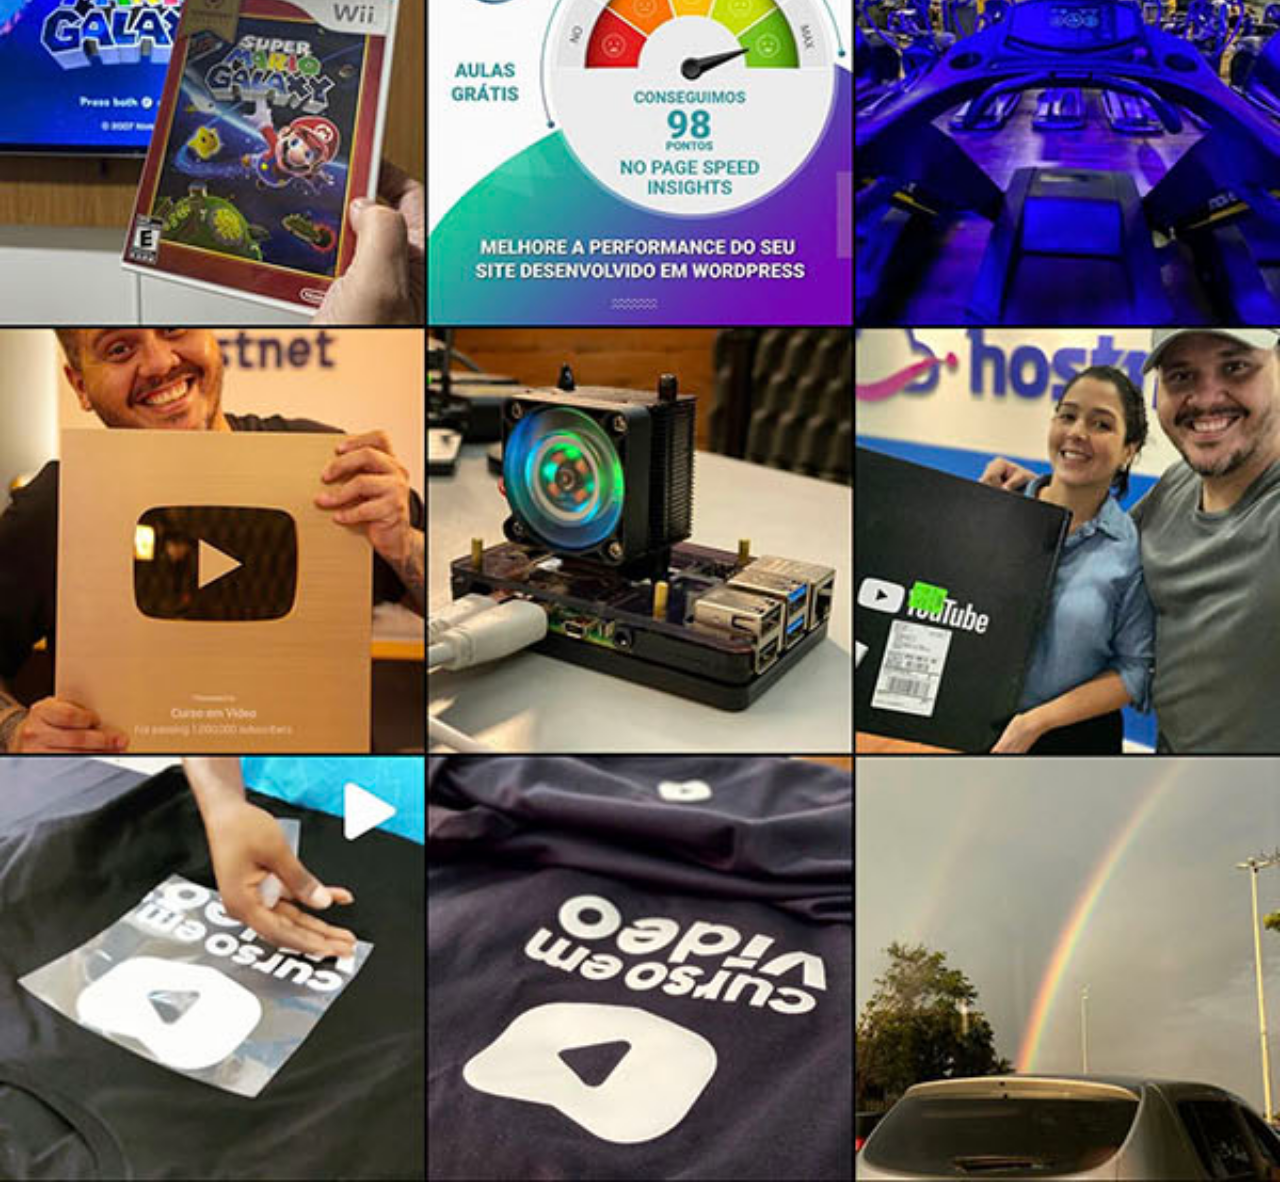
<file: instagram.html>
<!DOCTYPE html>
<html lang="pt-BR">
<head>
    <meta charset="UTF-8">
    <meta name="viewport" content="width=device-width, initial-scale=1.0">
    <title>Instagram</title>
    <link rel="stylesheet" href="estilos/social.css">
</head>
<body>
    <img src="imagens/tela-instagram.jpg" alt="Instagram">
</body>
</html>
</file>
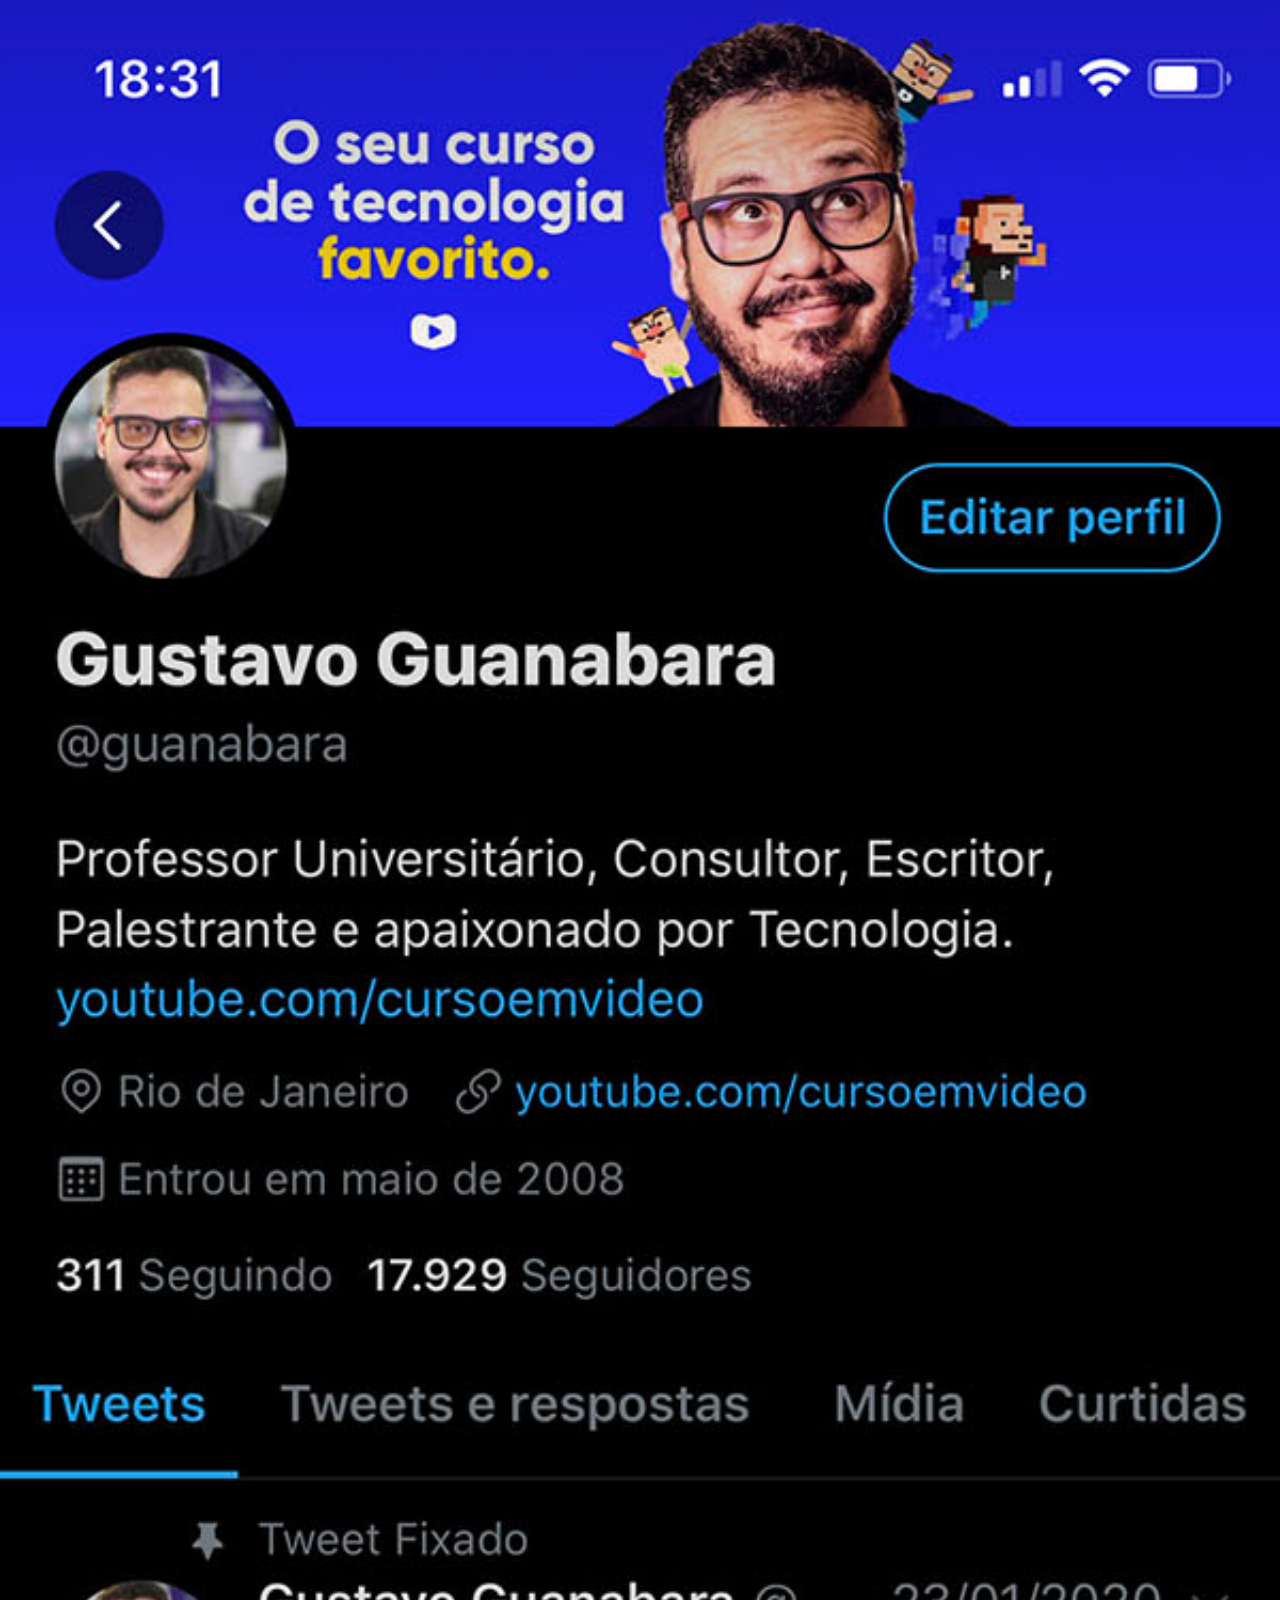
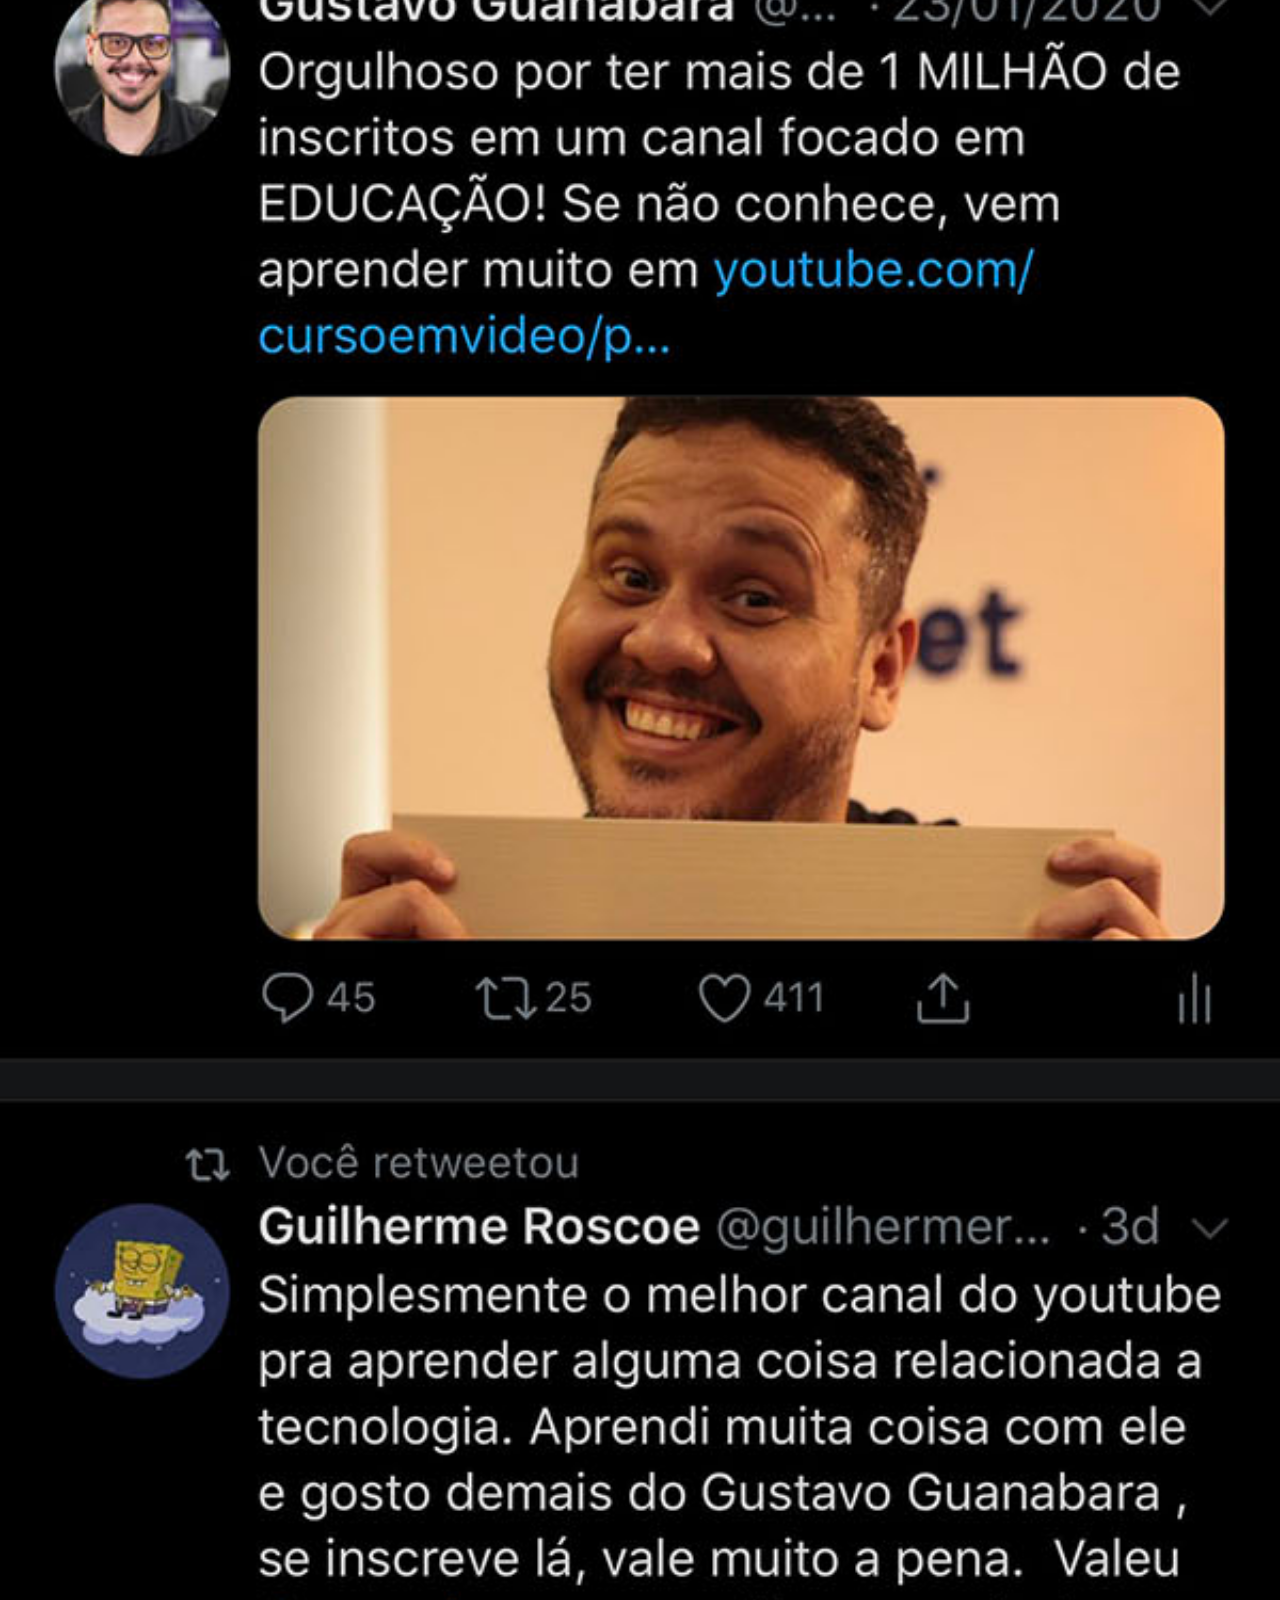
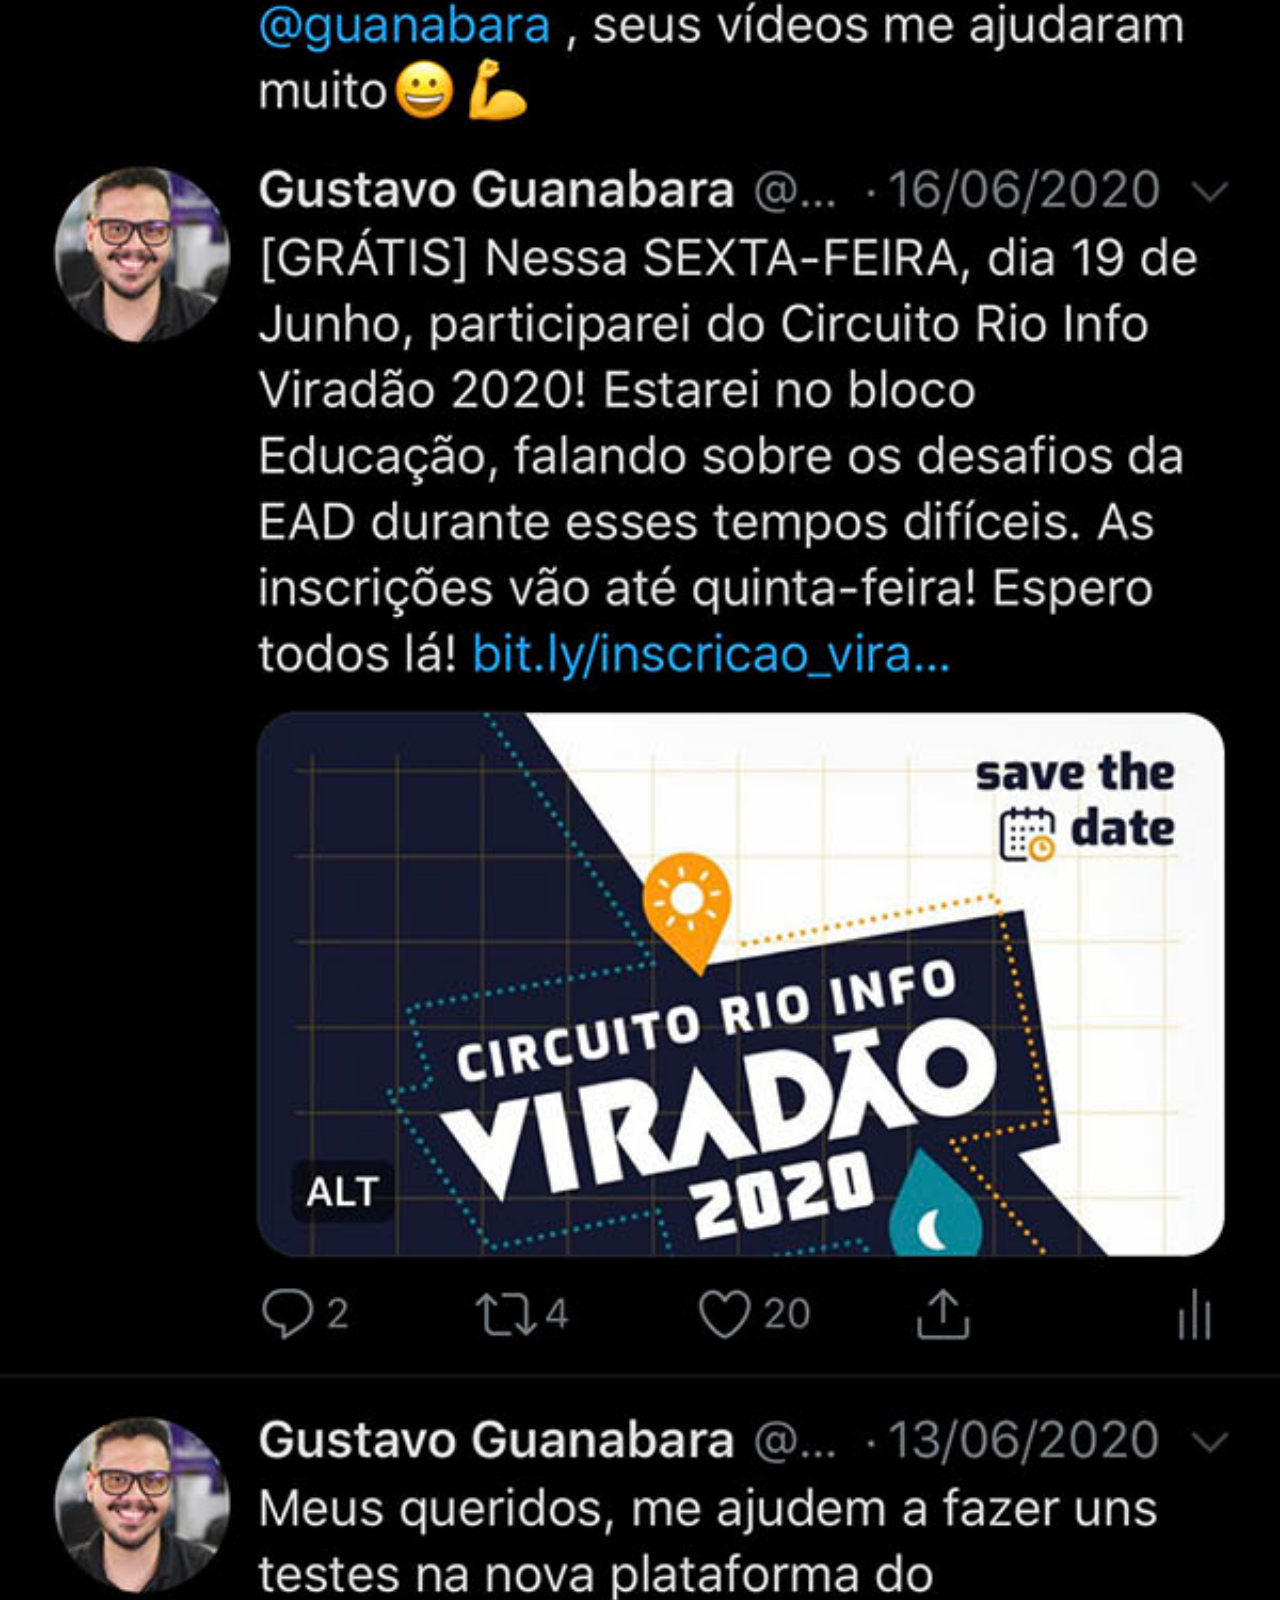
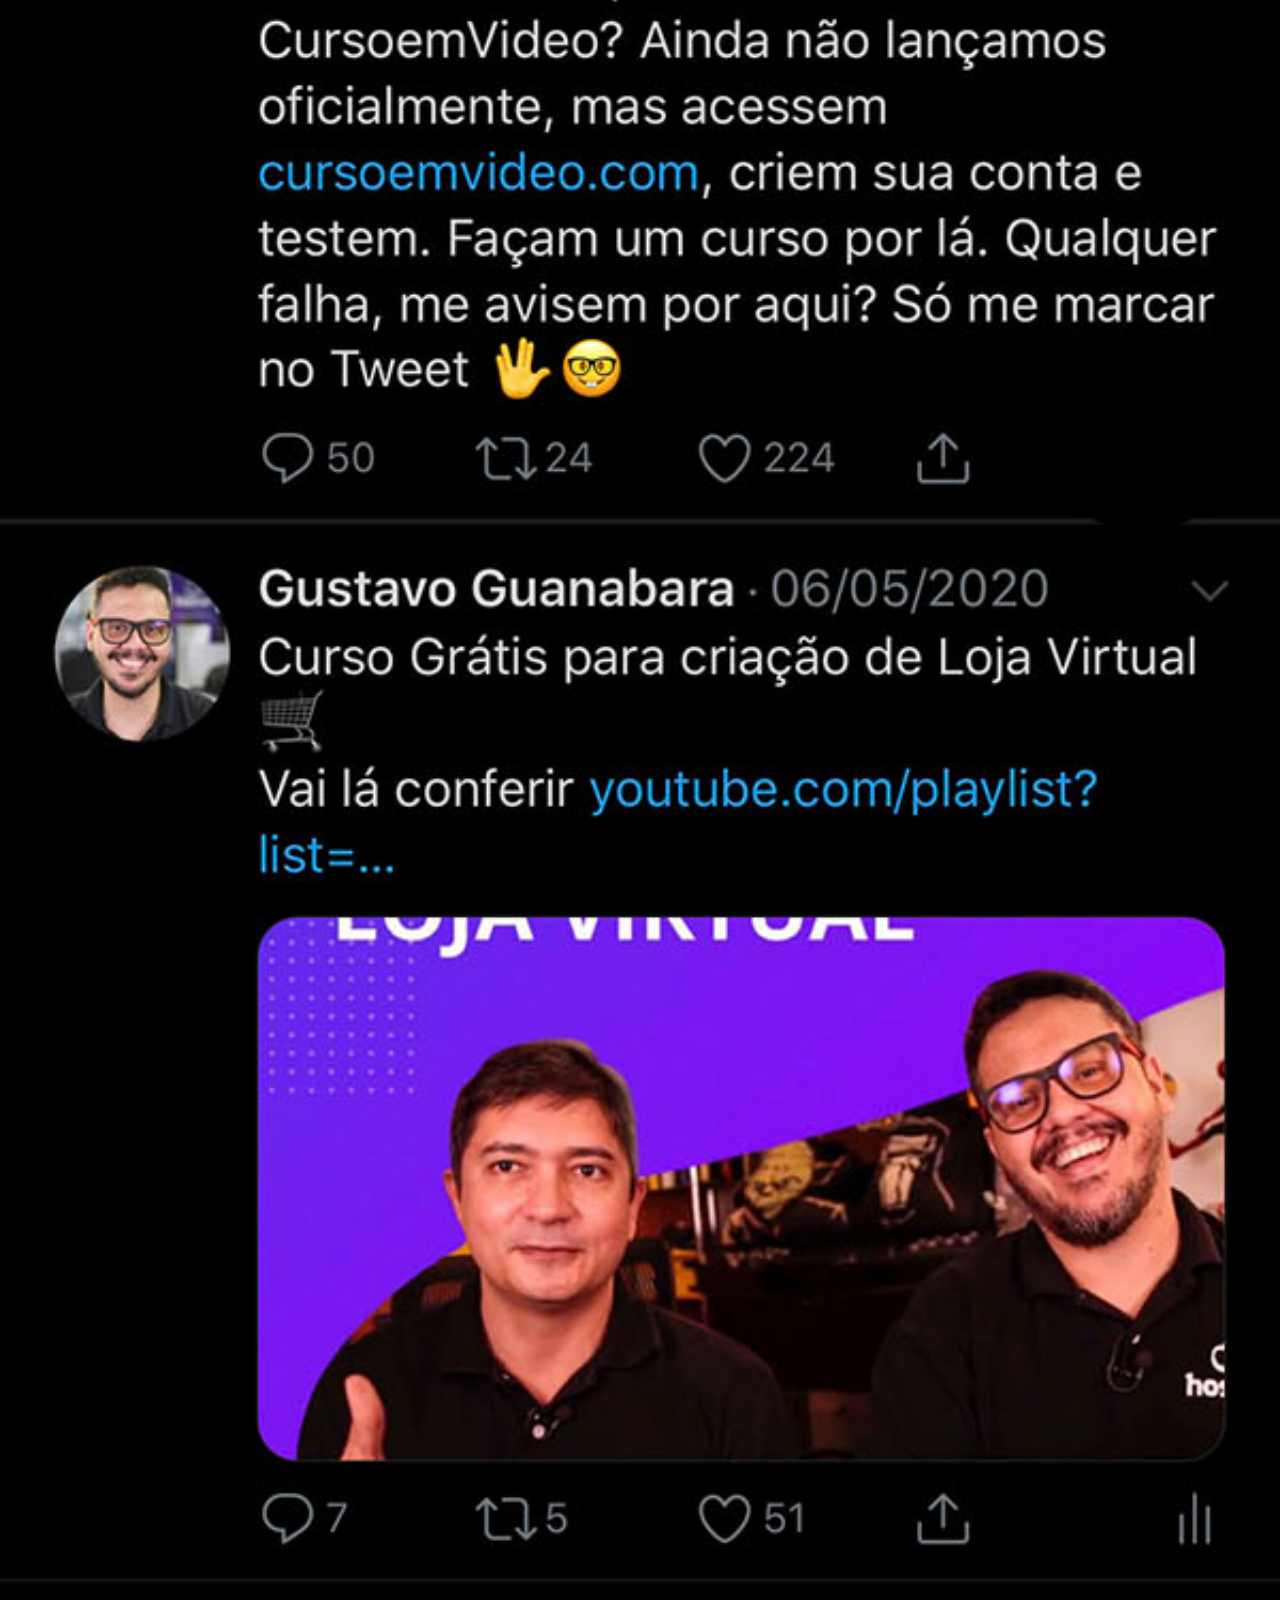
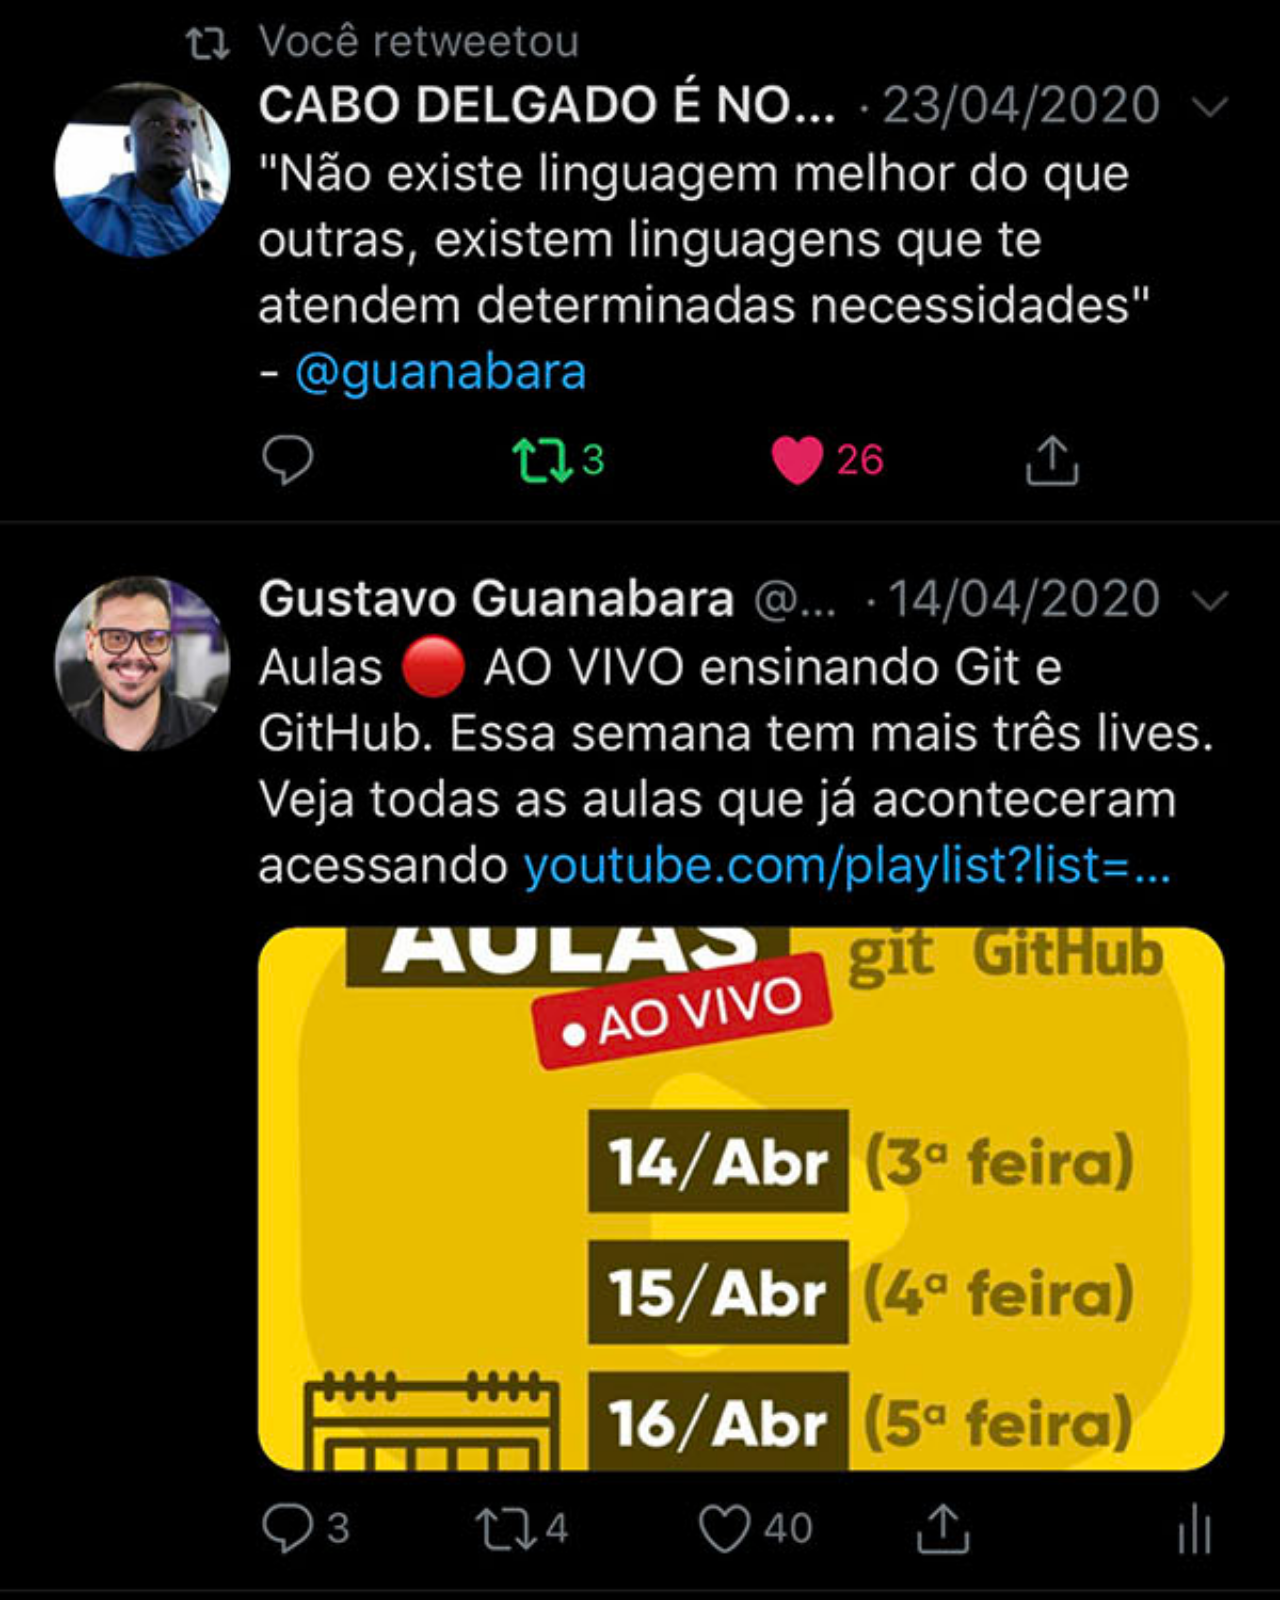
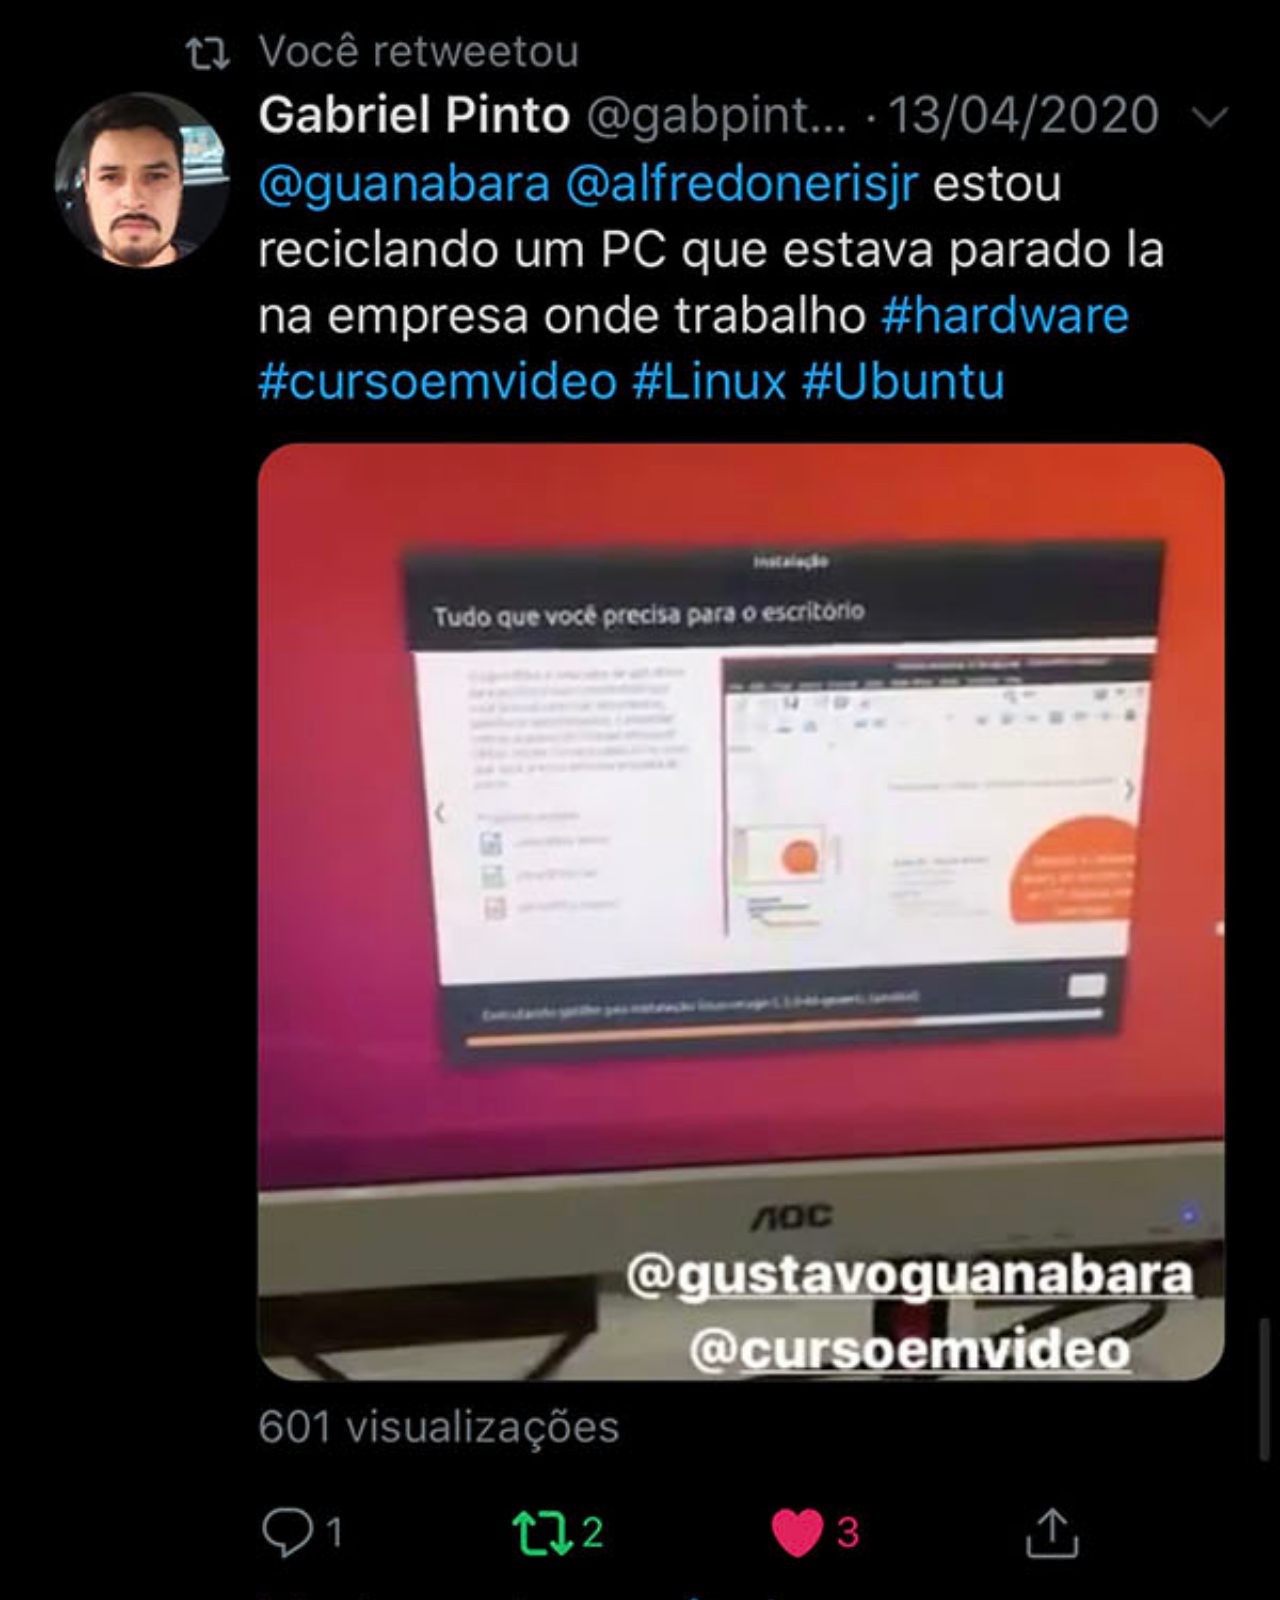
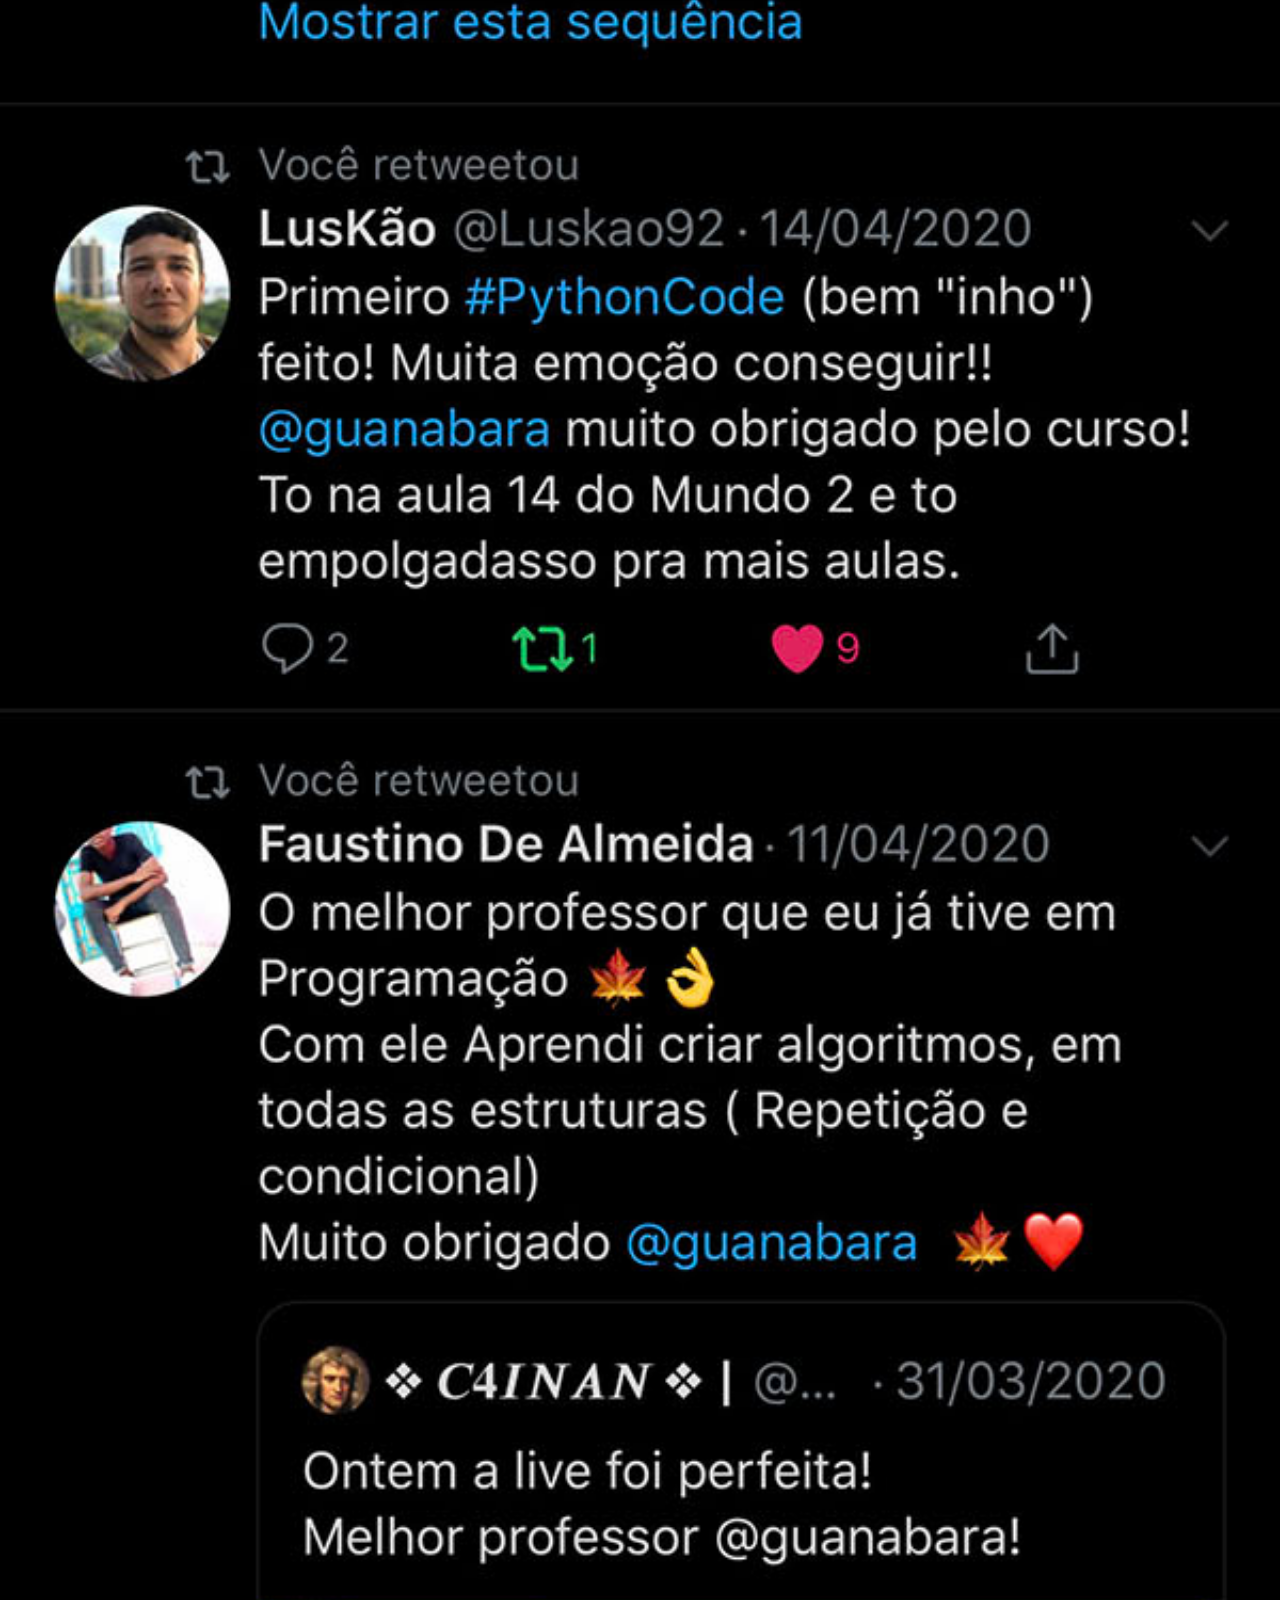
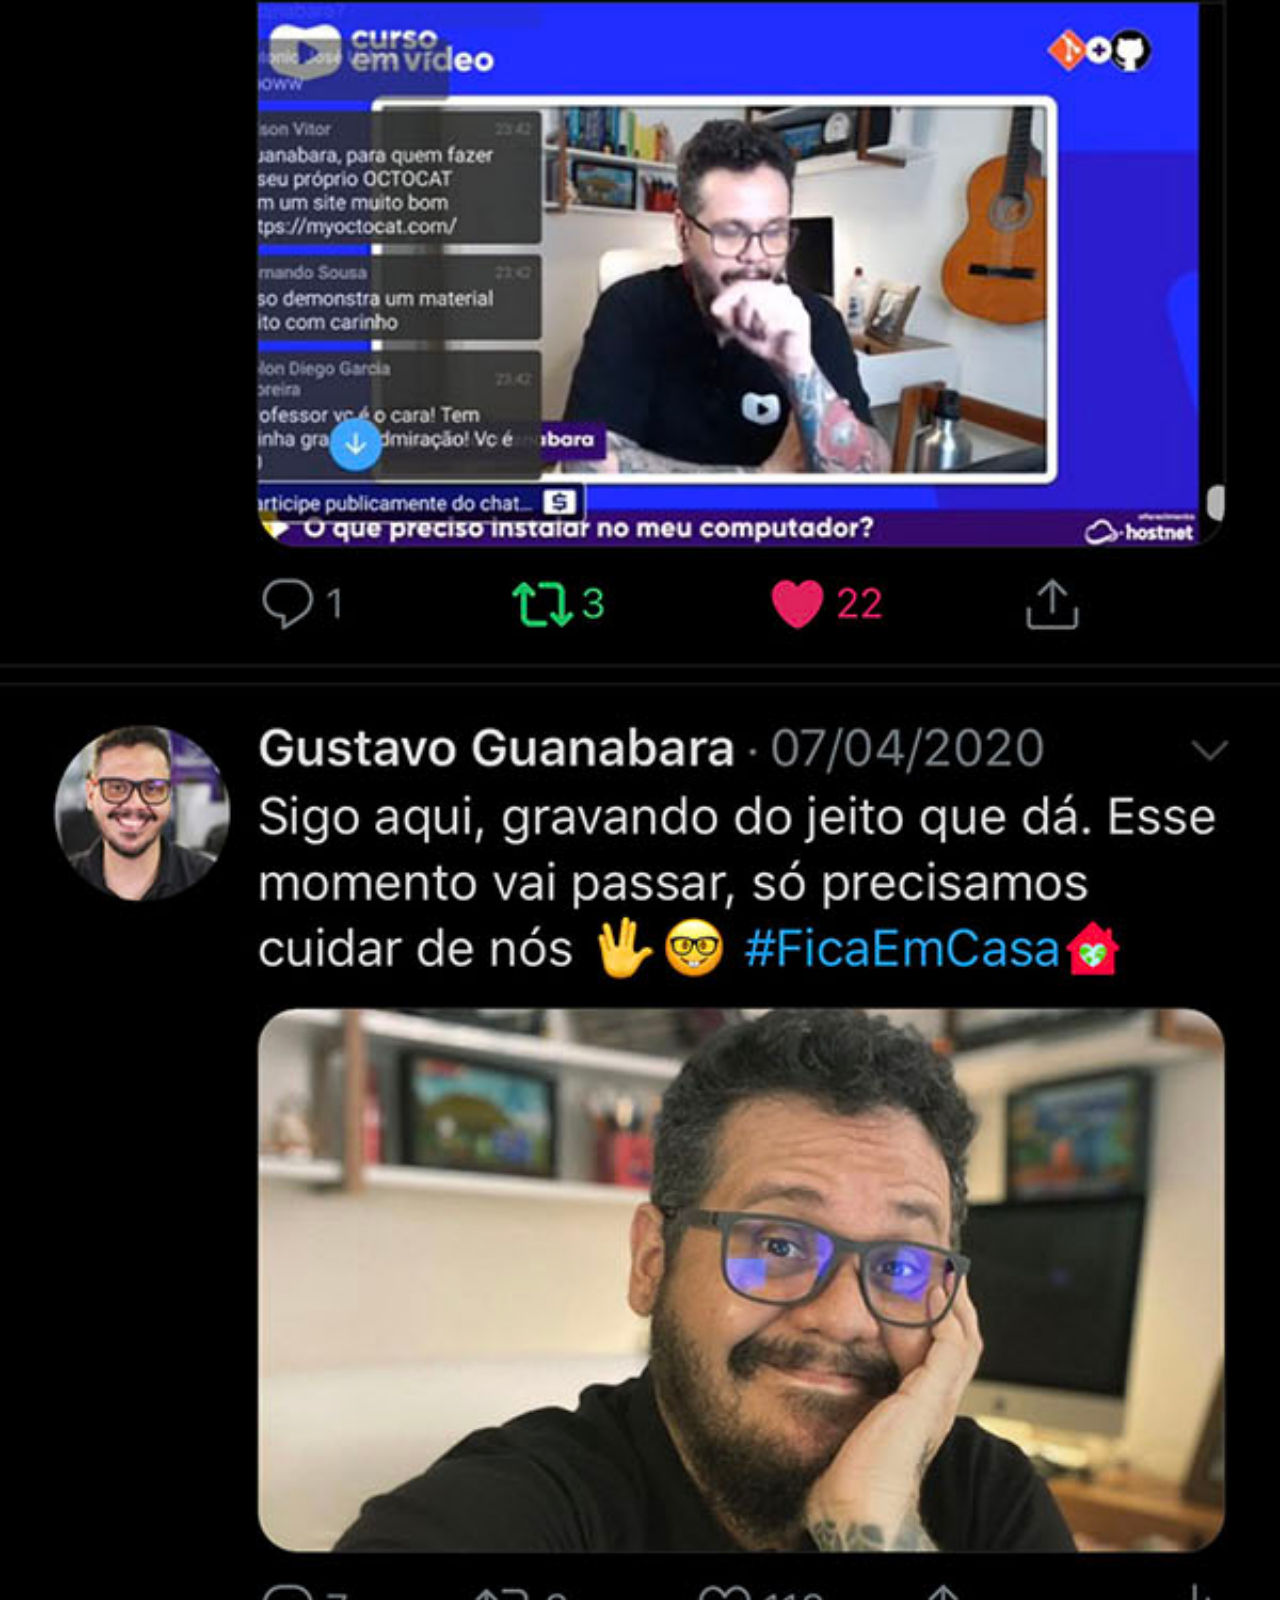
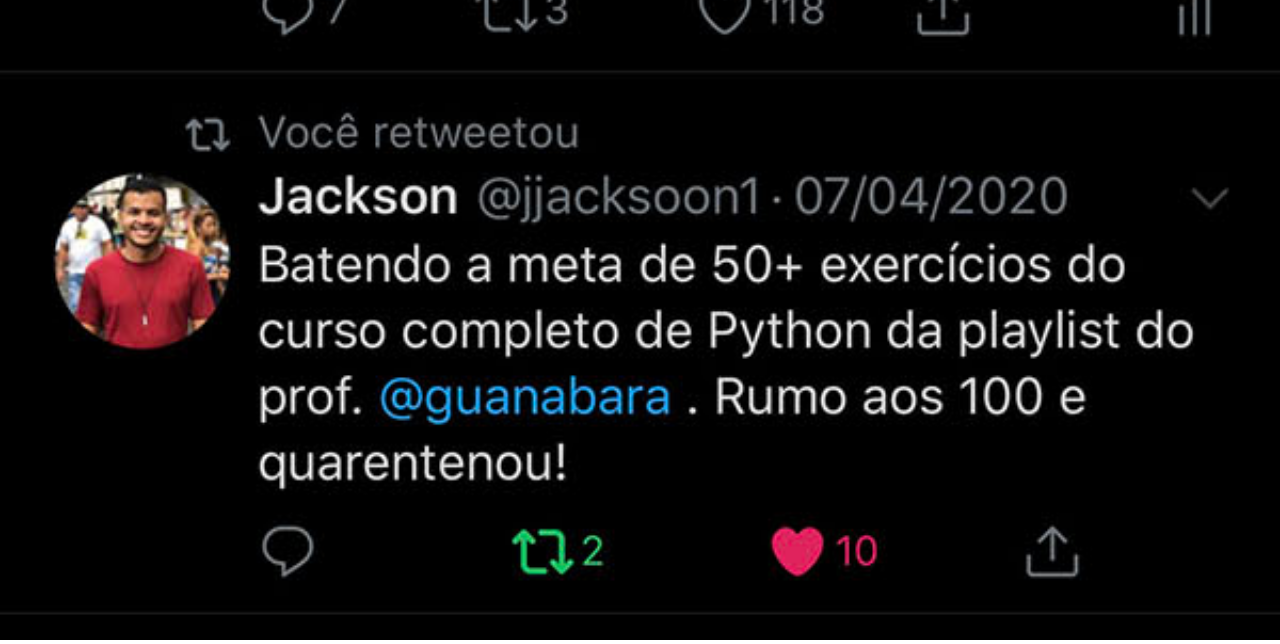
<file: twitter.html>
<!DOCTYPE html>
<html lang="pt-BR">
<head>
    <meta charset="UTF-8">
    <meta name="viewport" content="width=device-width, initial-scale=1.0">
    <title>Twitter</title>
    <link rel="stylesheet" href="estilos/social.css">
</head>
<body>
    <img src="imagens/tela-twitter.jpg" alt="Twitter">
</body>
</html>
</file>
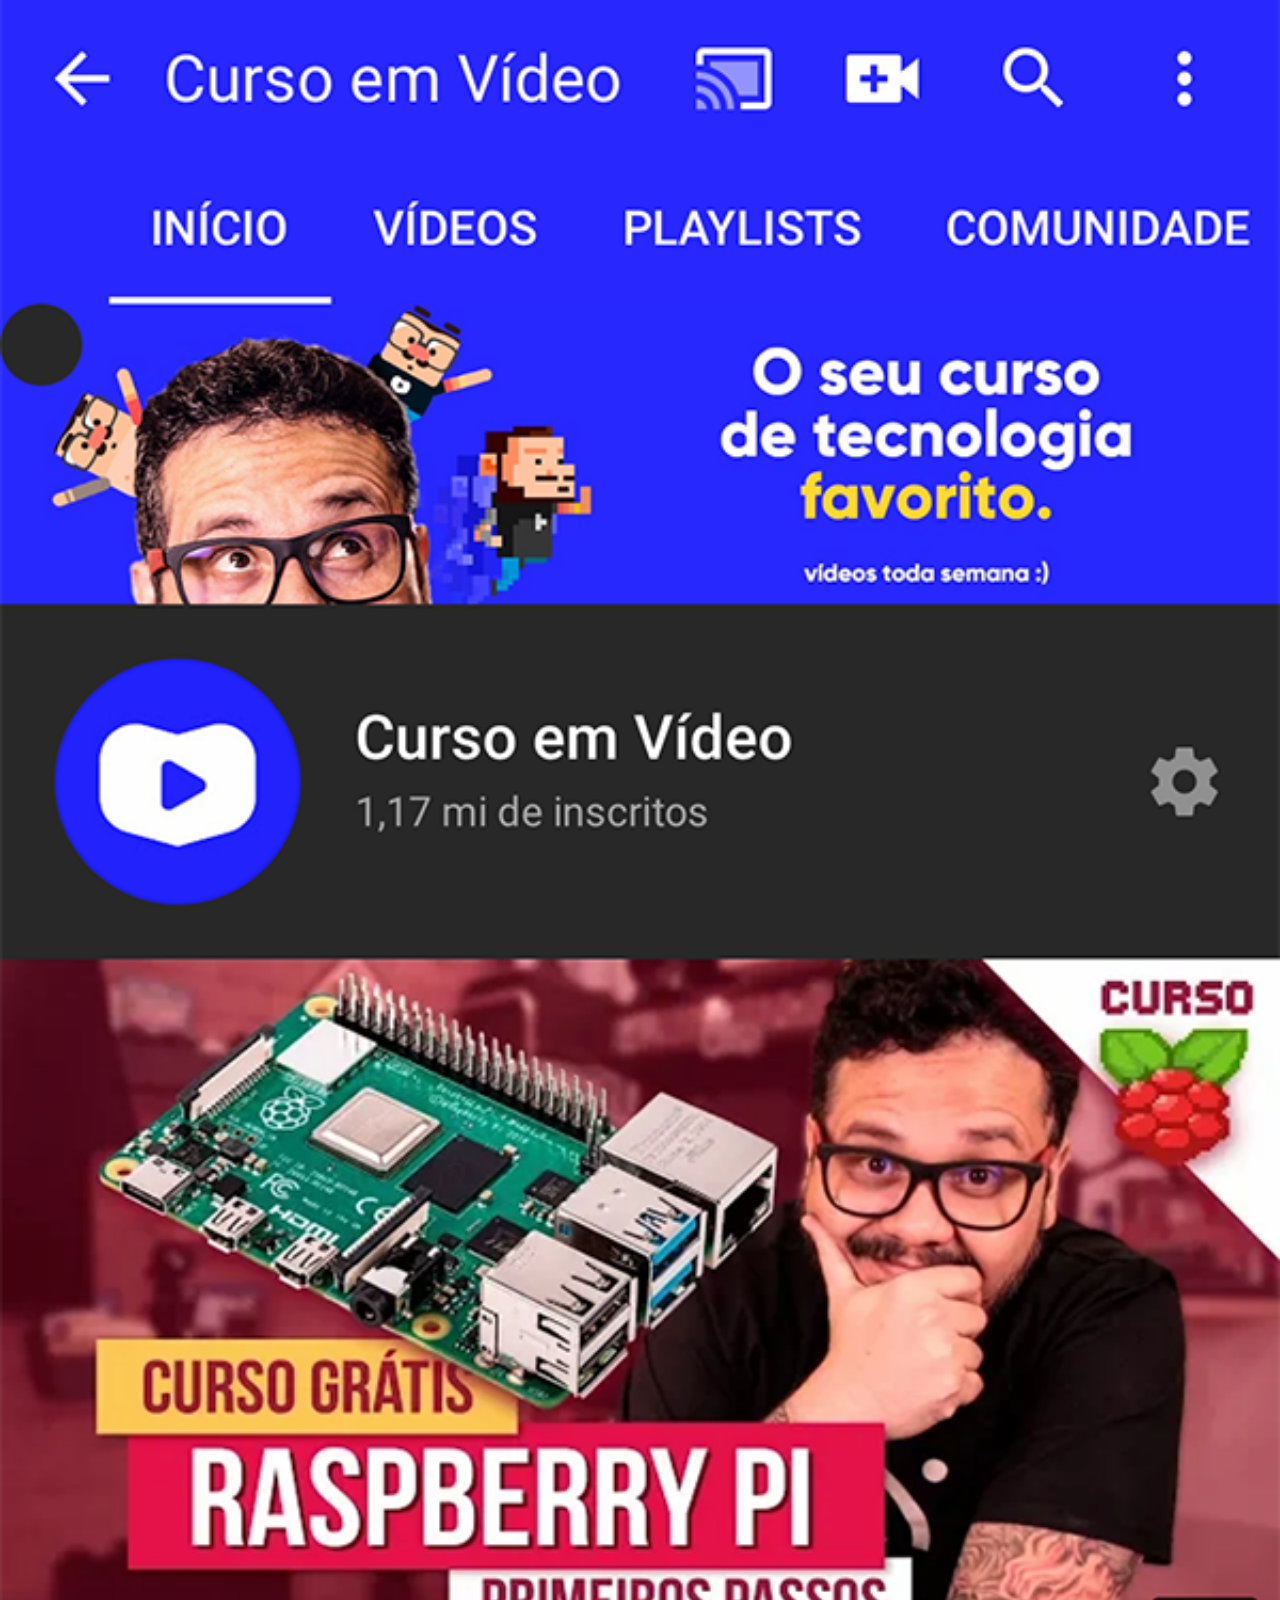
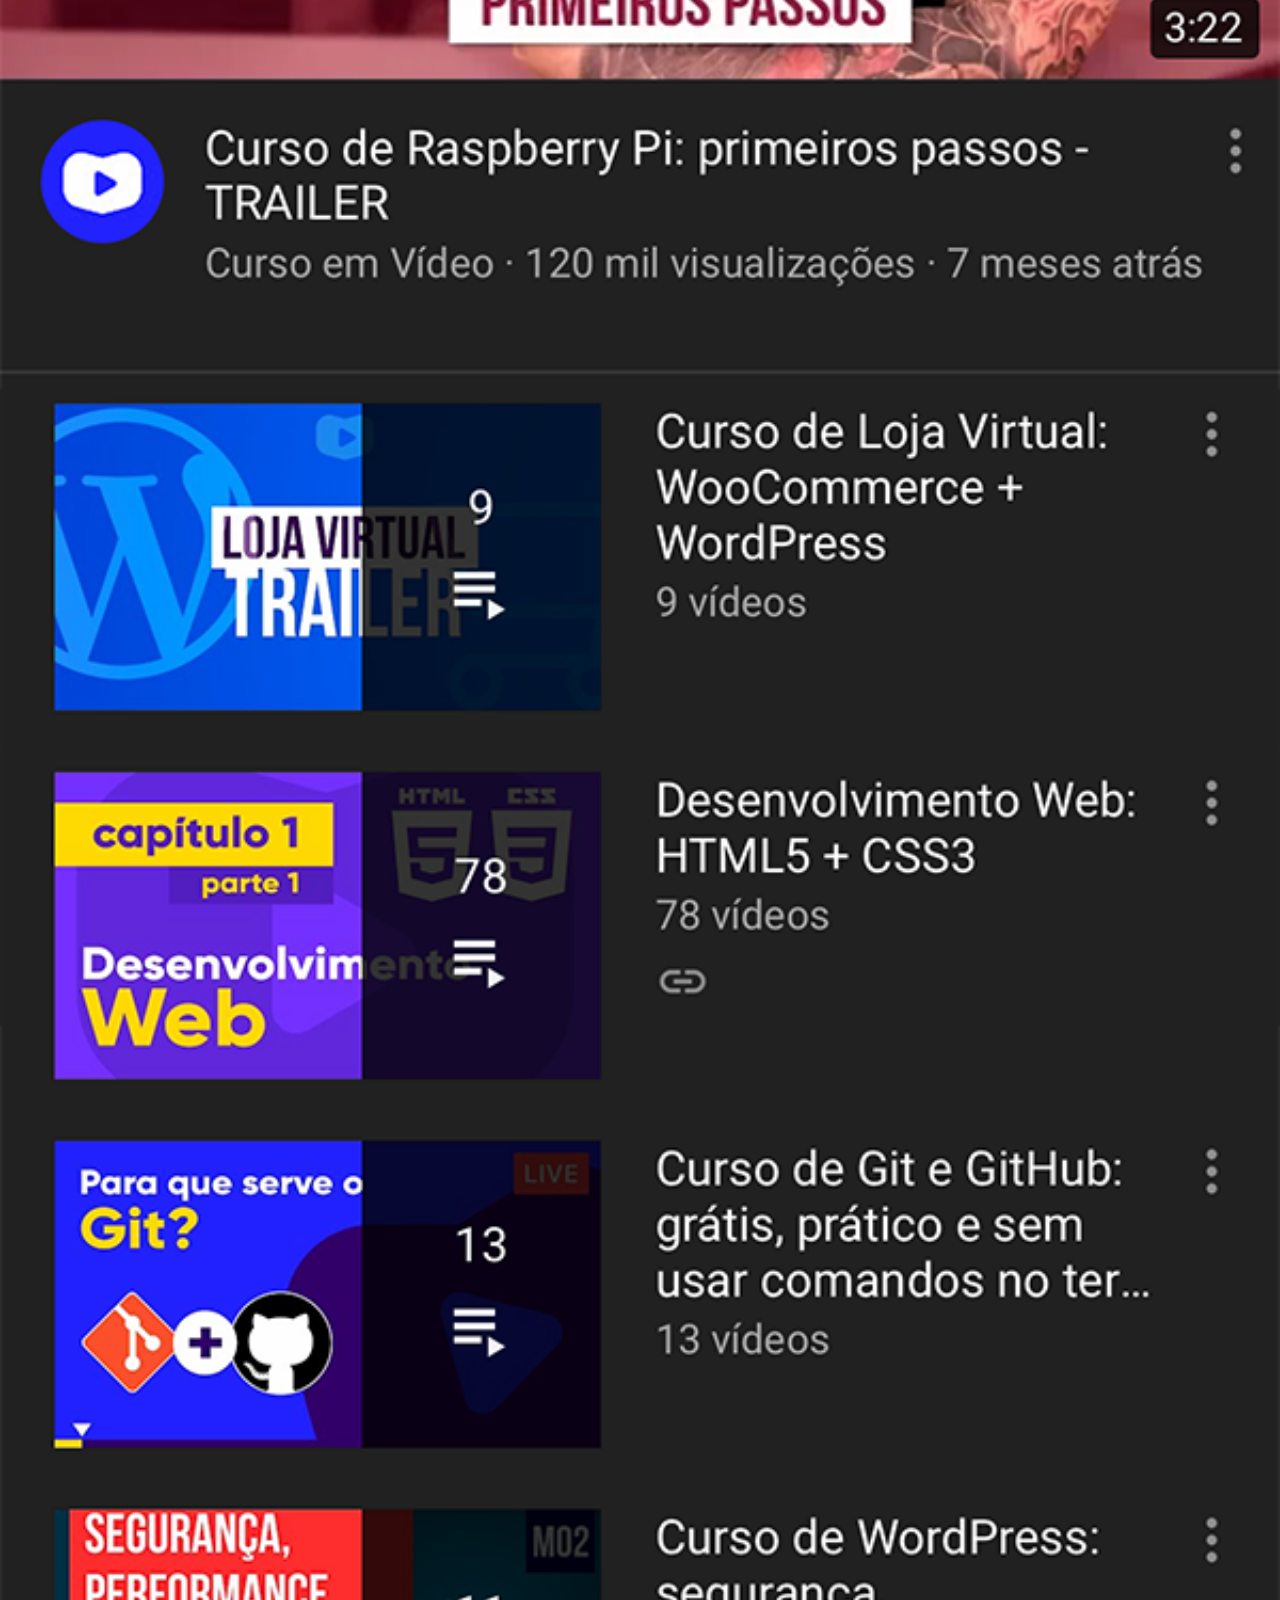
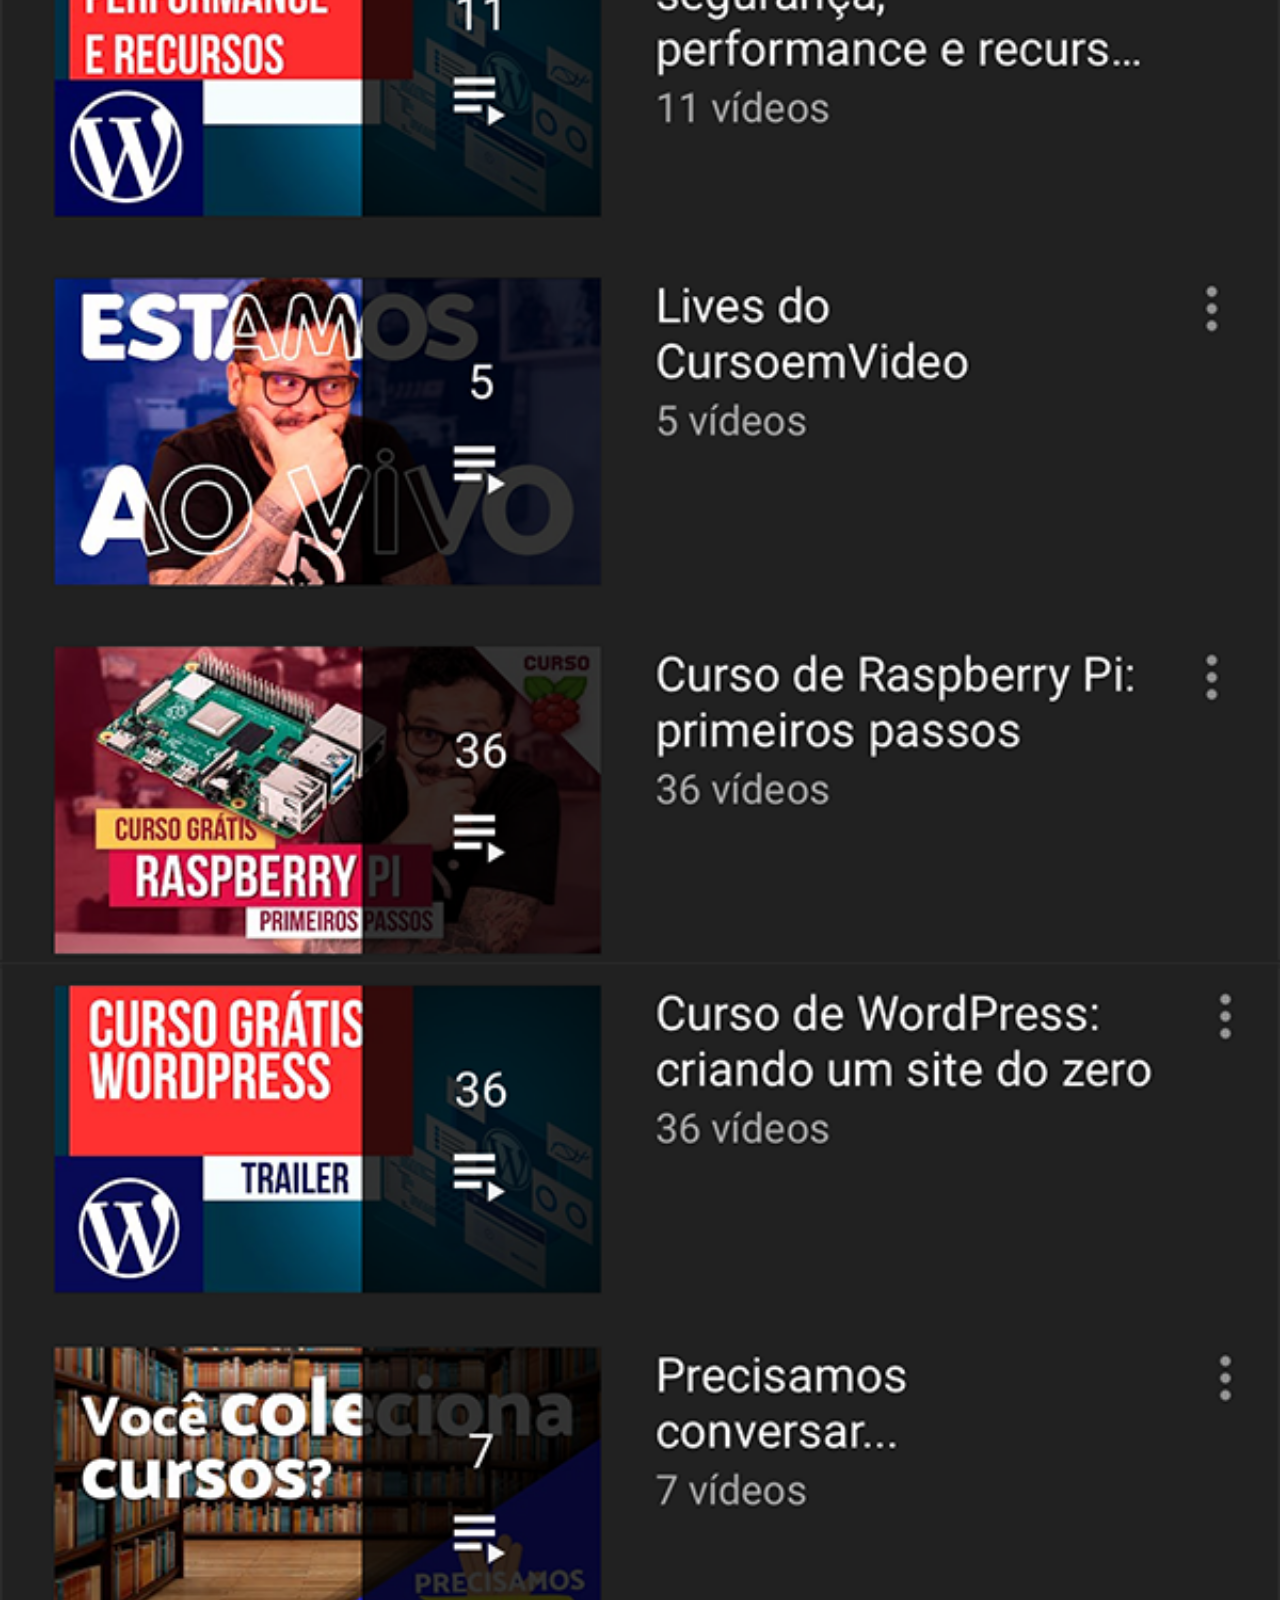
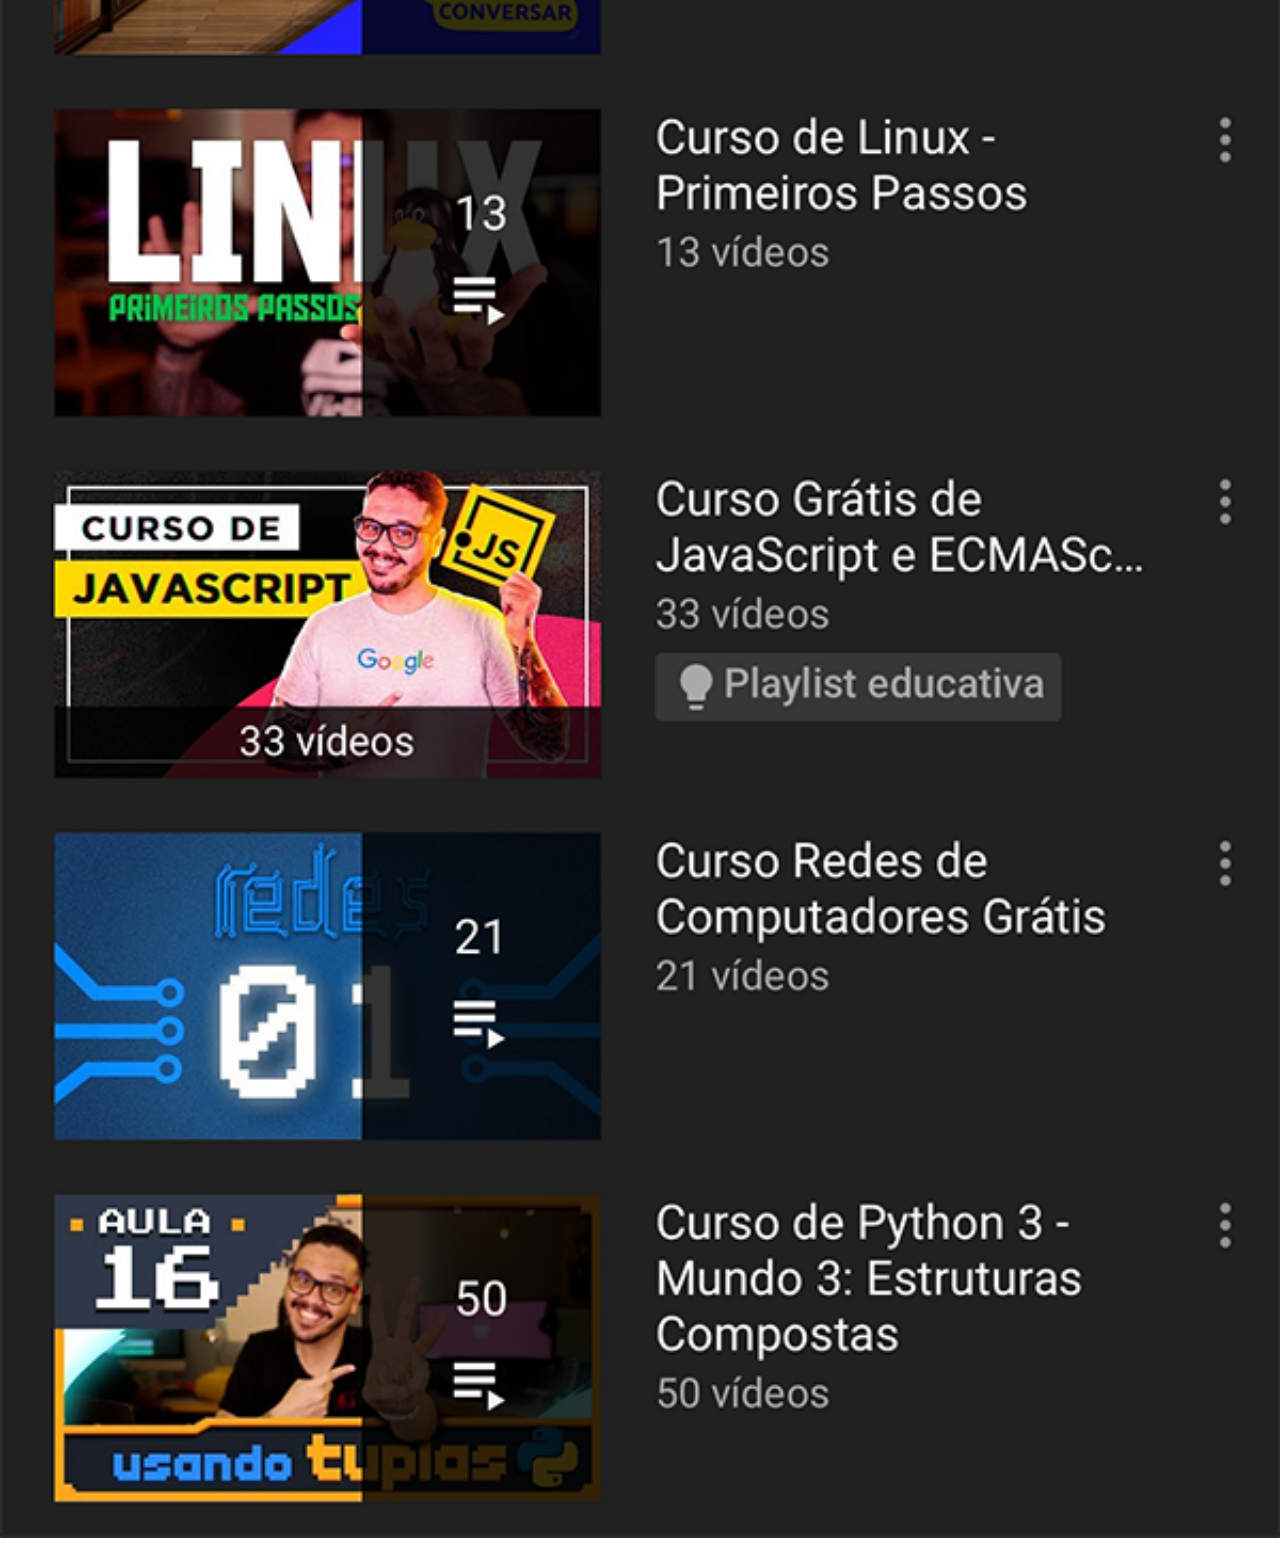
<file: youtube.html>
<!DOCTYPE html>
<html lang="pt-BR">
<head>
    <meta charset="UTF-8">
    <meta name="viewport" content="width=device-width, initial-scale=1.0">
    <title>Youtube</title>
    <link rel="stylesheet" href="estilos/social.css">
</head>
<body>
    <img src="imagens/tela-youtube.png" alt="Youtube">
</body>
</html>
</file>
<file: estilos/style.css>
@charset "UTF-8";

* {
    margin: 0px;
    padding: 0px;
}

html, body {
    height: 100vh;
    width: 100vw;
    background-color: black;
}

body {
    background: url('../imagens/fundo-madeira.jpg') no-repeat top center;
    background-size: cover;
    background-attachment: fixed;    
}
main {
    position: relative;
    height: 100vh;
}

#telefone {
    position: absolute;
    top: 50%;
    left: 50%;
    transform: translate(-50%, -50%);
    height: 627px;
    width: 311px;
    background: url('../imagens/frame-iphone.png') no-repeat;
}

#tela {
    position: relative;
    top: 80px;
    left: 22px;
    height: 471px;
    width: 269px;
}

#redes-sociais {
    text-align: right;
}

#redes-sociais img {
    width: 50px;
    margin: 10px;
    border-radius: 50%;
    box-shadow: 2px 2px 5px rgba(0, 0, 0, 0.137);
    box-sizing: border-box;
}

#redes-sociais img:hover {
    border: 2px solid rgba(255, 255, 255, 0.76);
    transform: translate(-2px, -2px);
    box-shadow: 5px 5px 10px rgba(0, 0, 0, 0.39);
    transition-duration: 0.3s;
    transition: border .7s, box-shadow .4s;
}
</file>
<file: estilos/social.css>
@charset "UTF-8";

* {
    margin: 0px;
    padding: 0px;
}

::-webkit-scrollbar {
    width: 0px;
    height: 0px;
}

img {
    width: 100vw;
}
</file>
